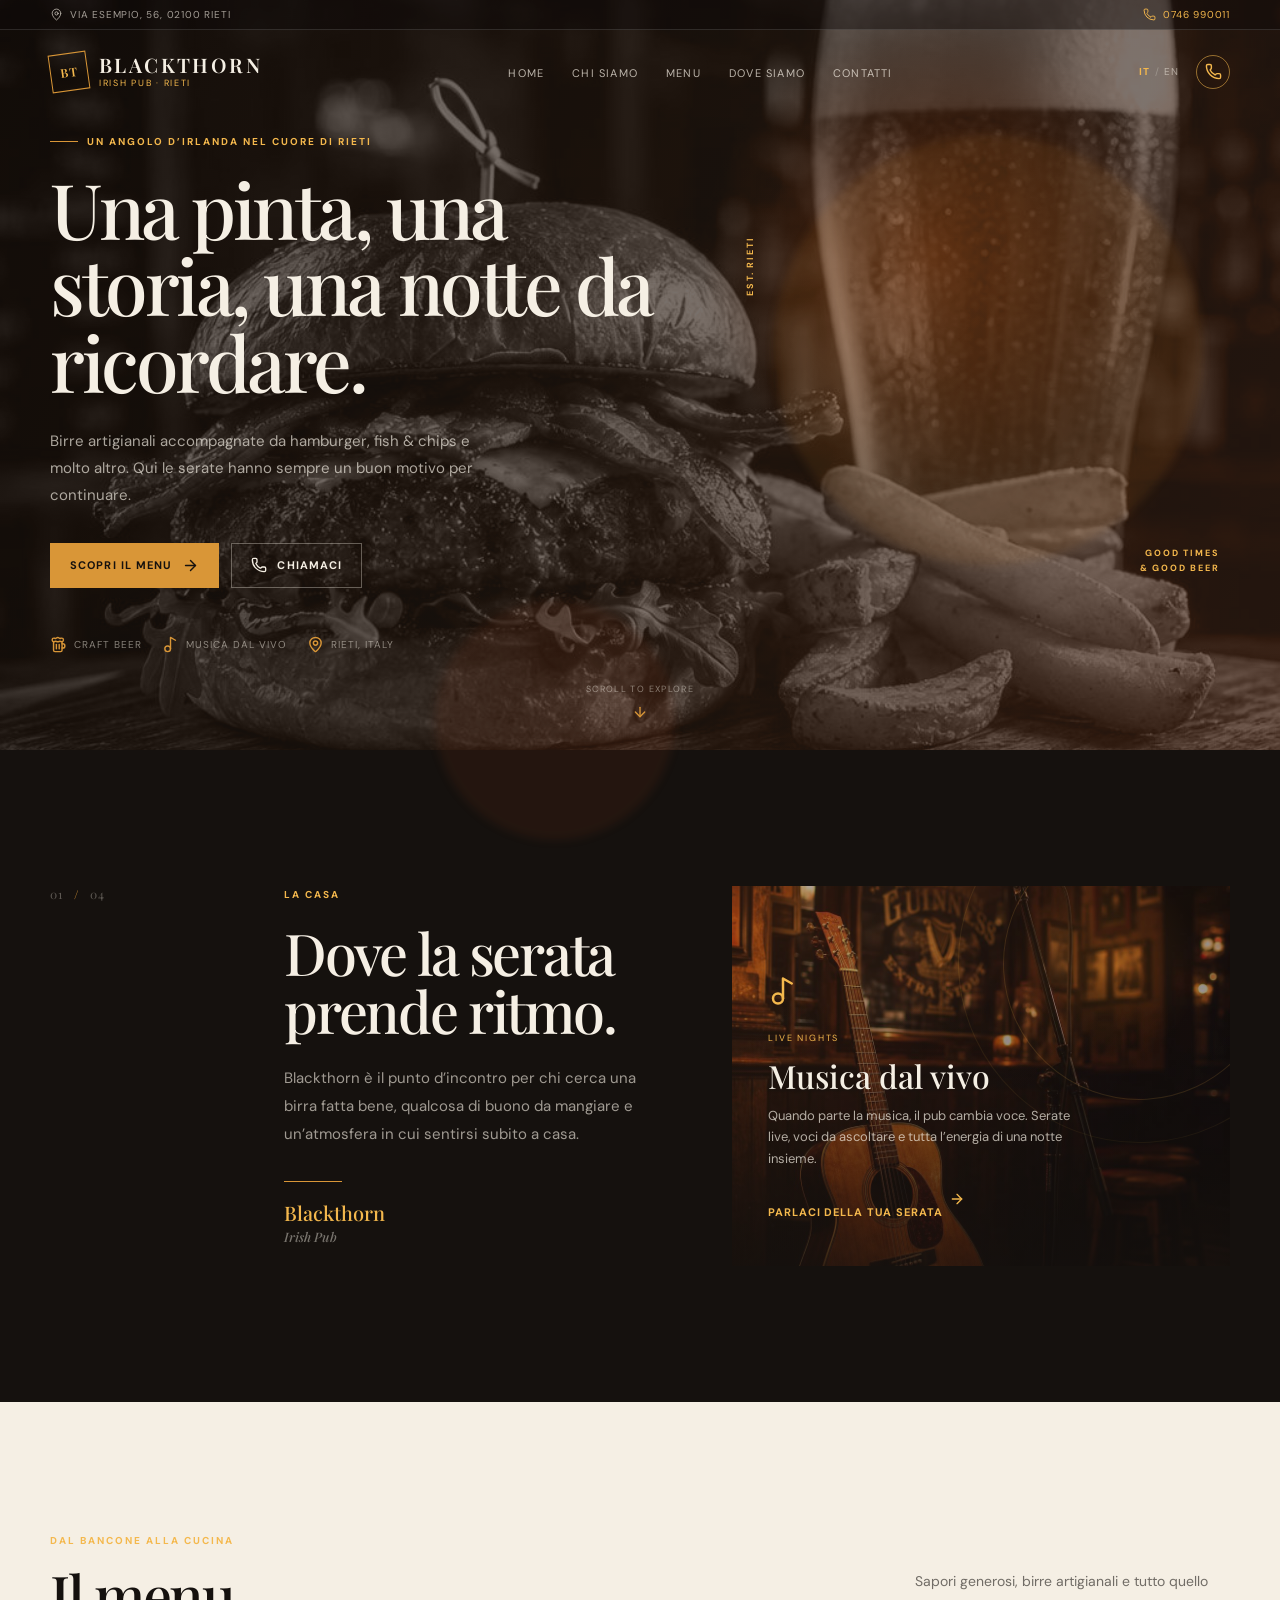
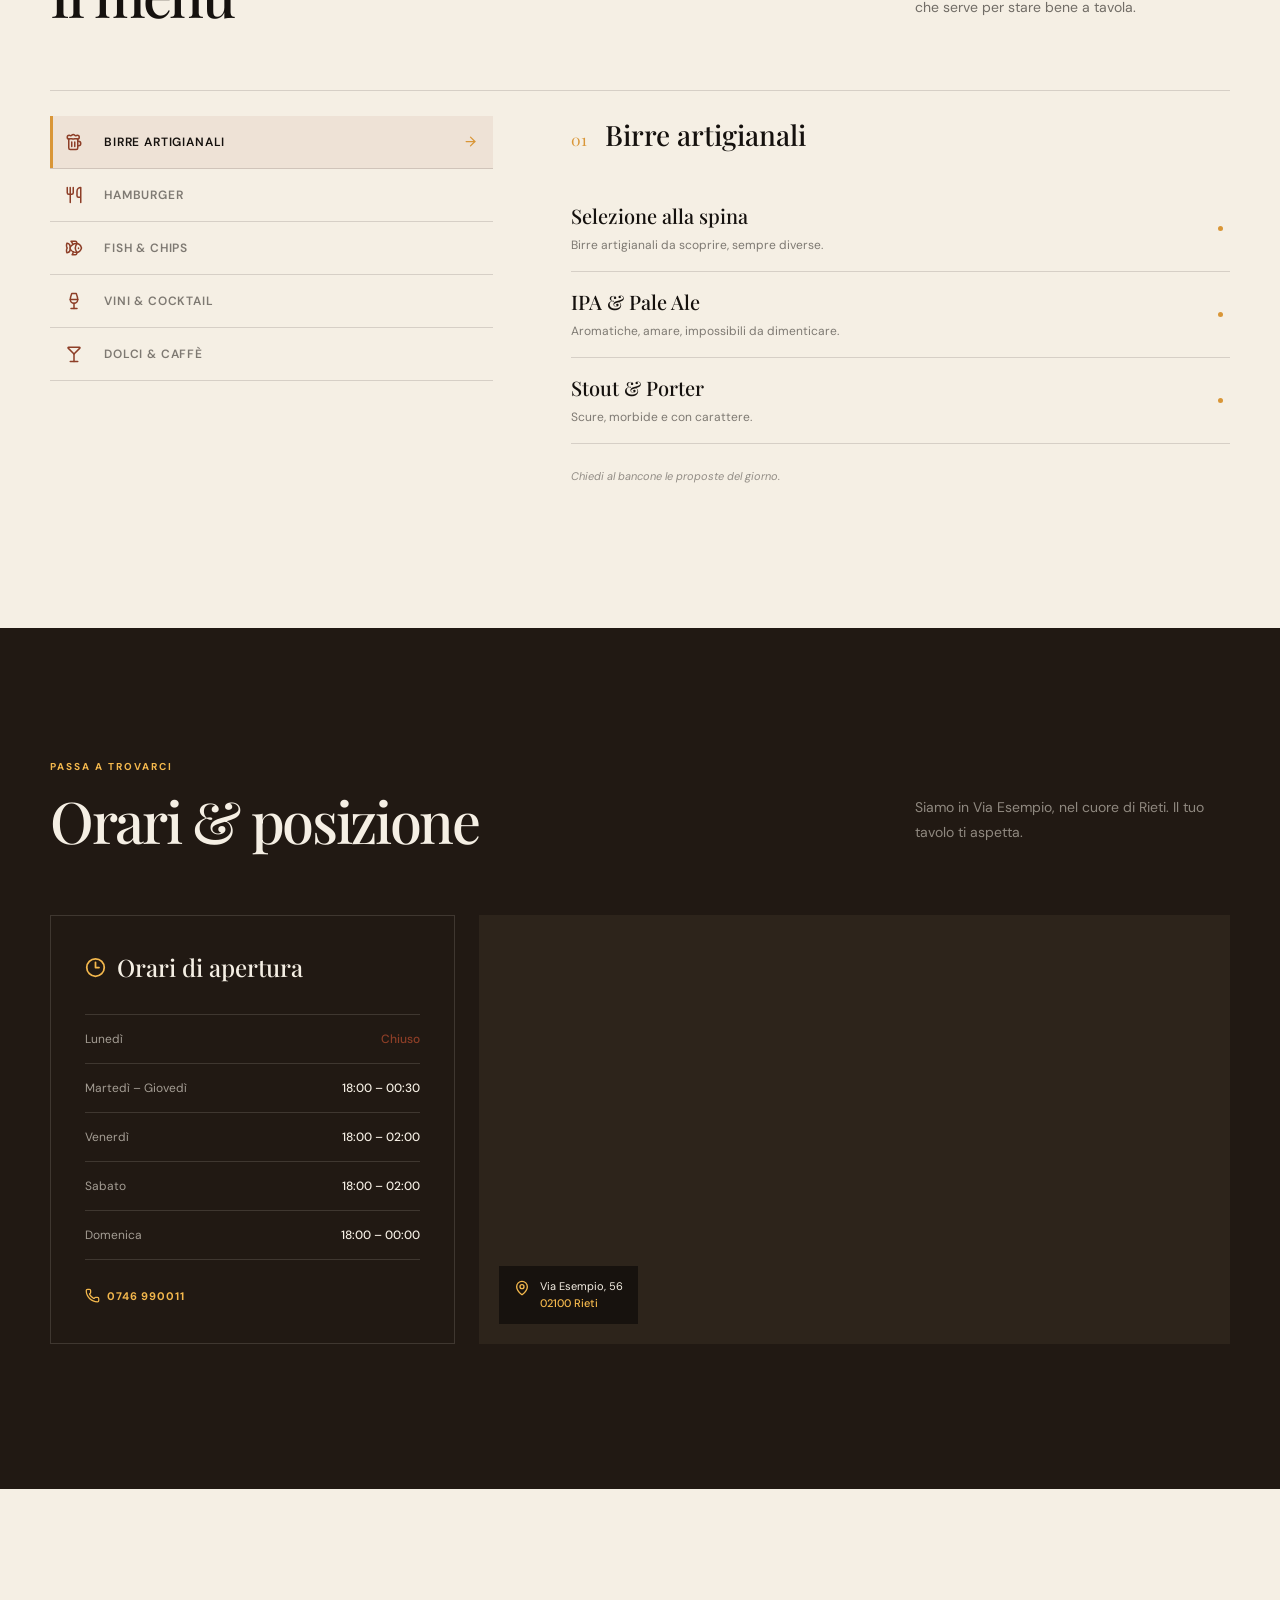
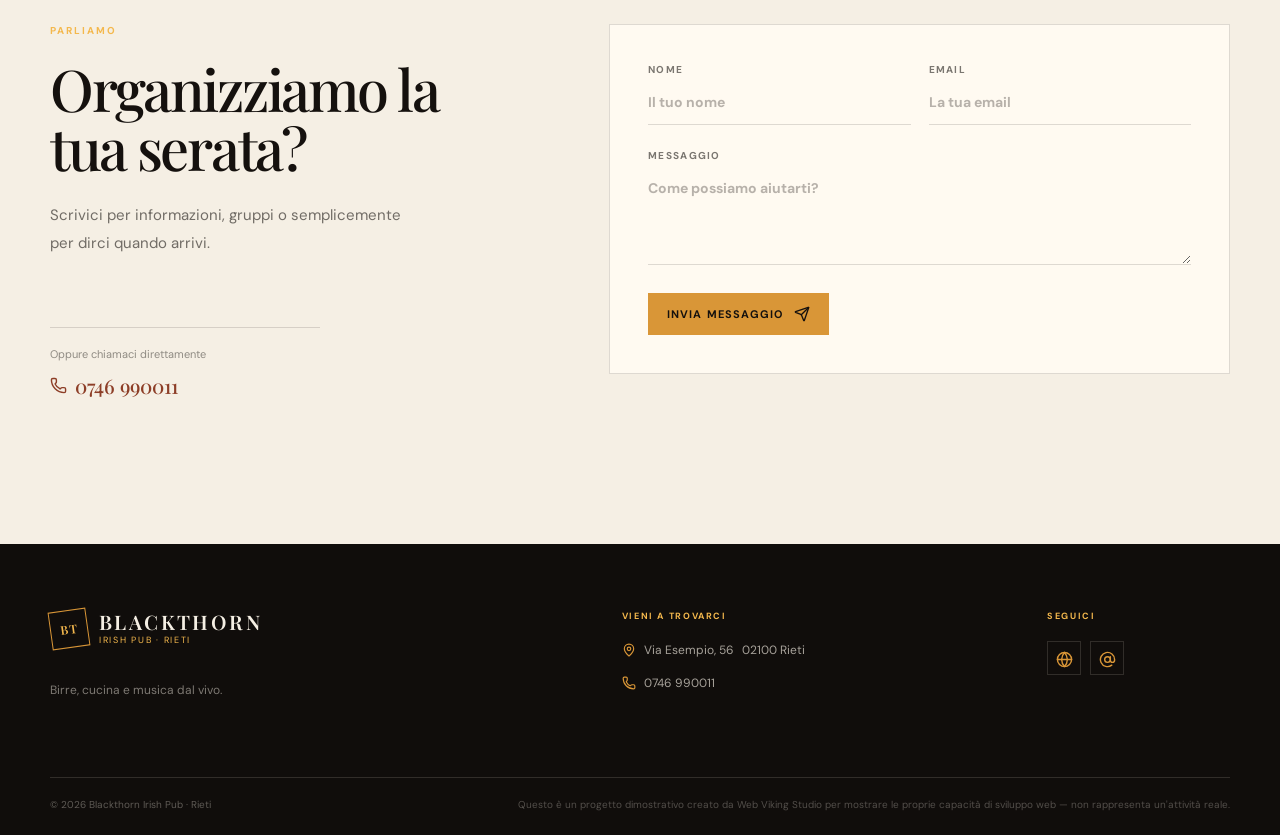
<file: index.html>
<!DOCTYPE html>
<html lang="it">
<head>
  <meta charset="UTF-8" />
  <meta name="viewport" content="width=device-width, initial-scale=1.0, maximum-scale=1" />
  <title>Blackthorn Irish Pub · Rieti</title>
  <meta name="description" content="Craft beers, burgers, fish &amp; chips and live music in the heart of Rieti. Blackthorn Irish Pub, Via Esempio, 56, 02100 Rieti." />
  <meta name="robots" content="noindex, nofollow" />
  <meta property="og:title" content="Blackthorn Irish Pub · Rieti" />
  <meta property="og:description" content="Craft beers, burgers, fish &amp; chips and live music in the heart of Rieti. Via Esempio, 56, 02100 Rieti." />
  <meta property="og:type" content="website" />
  <meta name="twitter:card" content="summary_large_image" />
  <meta name="twitter:title" content="Blackthorn Irish Pub · Rieti" />
  <meta name="twitter:description" content="Craft beers, burgers, fish &amp; chips and live music in the heart of Rieti. Via Esempio, 56, 02100 Rieti." />
  <link rel="icon" type="image/svg+xml" href="favicon.svg" />
  <link rel="preconnect" href="https://fonts.googleapis.com">
  <link rel="preconnect" href="https://fonts.gstatic.com" crossorigin>
  <link rel="stylesheet" href="style.css">
</head>
<body>
  <div class="pub-site">
    <header class="site-header">
      <div class="topbar">
        <div class="shell topbar-inner">
          <span class="topbar-location">
            <svg xmlns="http://www.w3.org/2000/svg" width="13" height="13" viewBox="0 0 24 24" fill="none" stroke="currentColor" stroke-width="1.8" stroke-linecap="round" stroke-linejoin="round"><path d="M20 10c0 4.993-5.539 10.193-7.399 11.799a1 1 0 0 1-1.202 0C9.539 20.193 4 14.993 4 10a8 8 0 0 1 16 0" /><circle cx="12" cy="10" r="3" /></svg>
            Via Esempio, 56, 02100 Rieti
          </span>
          <a class="topbar-phone" href="tel:0746990011">
            <svg xmlns="http://www.w3.org/2000/svg" width="13" height="13" viewBox="0 0 24 24" fill="none" stroke="currentColor" stroke-width="1.8" stroke-linecap="round" stroke-linejoin="round"><path d="M13.832 16.568a1 1 0 0 0 1.213-.303l.355-.465A2 2 0 0 1 17 15h3a2 2 0 0 1 2 2v3a2 2 0 0 1-2 2A18 18 0 0 1 2 4a2 2 0 0 1 2-2h3a2 2 0 0 1 2 2v3a2 2 0 0 1-.8 1.6l-.468.351a1 1 0 0 0-.292 1.233 14 14 0 0 0 6.392 6.384" /></svg>
            0746 990011
          </a>
        </div>
      </div>
      <div class="shell nav-inner">
        <a href="#home" class="brand">
          <span class="brand-mark" aria-hidden="true">BT</span>
          <span class="brand-copy">
            <span class="brand-name">BLACKTHORN</span>
            <span class="brand-subtitle">Irish Pub · Rieti</span>
          </span>
        </a>

        <nav class="main-nav" aria-label="Navigazione principale">
          <ul>
              <li><a href="#home">Home</a></li>
              <li><a href="#about">Chi Siamo</a></li>
              <li><a href="#menu">Menu</a></li>
              <li><a href="#location">Dove Siamo</a></li>
              <li><a href="#contact">Contatti</a></li>
          </ul>
        </nav>

        <div class="nav-actions">
          <a class="language-toggle" href="index-en.html" aria-label="Cambia lingua">
            <span class="active">IT</span>
            <span class="language-divider">/</span>
            <span class="">EN</span>
          </a>
          <a class="nav-call" href="tel:0746990011" aria-label="Chiama Blackthorn">
            <svg xmlns="http://www.w3.org/2000/svg" width="17" height="17" viewBox="0 0 24 24" fill="none" stroke="currentColor" stroke-width="2" stroke-linecap="round" stroke-linejoin="round"><path d="M13.832 16.568a1 1 0 0 0 1.213-.303l.355-.465A2 2 0 0 1 17 15h3a2 2 0 0 1 2 2v3a2 2 0 0 1-2 2A18 18 0 0 1 2 4a2 2 0 0 1 2-2h3a2 2 0 0 1 2 2v3a2 2 0 0 1-.8 1.6l-.468.351a1 1 0 0 0-.292 1.233 14 14 0 0 0 6.392 6.384" /></svg>
          </a>
          <button class="mobile-toggle" type="button" aria-expanded="false" aria-label="Apri menu" data-label-open="Apri menu" data-label-close="Chiudi menu">
            <svg class="icon-menu" xmlns="http://www.w3.org/2000/svg" width="22" height="22" viewBox="0 0 24 24" fill="none" stroke="currentColor" stroke-width="2" stroke-linecap="round" stroke-linejoin="round"><path d="M4 5h16" /><path d="M4 12h16" /><path d="M4 19h16" /></svg>
            <svg class="icon-close" xmlns="http://www.w3.org/2000/svg" width="22" height="22" viewBox="0 0 24 24" fill="none" stroke="currentColor" stroke-width="2" stroke-linecap="round" stroke-linejoin="round"><path d="M18 6 6 18" /><path d="m6 6 12 12" /></svg>
          </button>
        </div>
      </div>

      <div class="mobile-menu">
        <div class="shell mobile-menu-inner">
          <a href="tel:0746990011" class="mobile-phone"><svg xmlns="http://www.w3.org/2000/svg" width="16" height="16" viewBox="0 0 24 24" fill="none" stroke="currentColor" stroke-width="2" stroke-linecap="round" stroke-linejoin="round"><path d="M13.832 16.568a1 1 0 0 0 1.213-.303l.355-.465A2 2 0 0 1 17 15h3a2 2 0 0 1 2 2v3a2 2 0 0 1-2 2A18 18 0 0 1 2 4a2 2 0 0 1 2-2h3a2 2 0 0 1 2 2v3a2 2 0 0 1-.8 1.6l-.468.351a1 1 0 0 0-.292 1.233 14 14 0 0 0 6.392 6.384" /></svg> 0746 990011</a>
          <div class="mobile-socials">
            <a href="#" aria-label="Facebook placeholder"><svg xmlns="http://www.w3.org/2000/svg" width="17" height="17" viewBox="0 0 24 24" fill="none" stroke="currentColor" stroke-width="2" stroke-linecap="round" stroke-linejoin="round"><circle cx="12" cy="12" r="10" /><path d="M12 2a14.5 14.5 0 0 0 0 20 14.5 14.5 0 0 0 0-20" /><path d="M2 12h20" /></svg></a>
            <a href="#" aria-label="Instagram placeholder"><svg xmlns="http://www.w3.org/2000/svg" width="17" height="17" viewBox="0 0 24 24" fill="none" stroke="currentColor" stroke-width="2" stroke-linecap="round" stroke-linejoin="round"><circle cx="12" cy="12" r="4" /><path d="M16 8v5a3 3 0 0 0 6 0v-1a10 10 0 1 0-4 8" /></svg></a>
          </div>
        </div>
      </div>
    </header>

    <main>
      <section id="home" class="hero-section">
        <div class="hero-photo" style="background-image: url('images/burger-pint.jpg')"></div>
        <div class="hero-scrim"></div>
        <div class="hero-glow hero-glow-one"></div>
        <div class="hero-glow hero-glow-two"></div>
        <div class="shell hero-inner">
          <div class="hero-content">
            <p class="eyebrow hero-eyebrow"><span></span> Un angolo d’Irlanda nel cuore di Rieti</p>
            <h1>Una pinta, una storia, una notte da ricordare.</h1>
            <p class="hero-description">Birre artigianali accompagnate da hamburger, fish & chips e molto altro. Qui le serate hanno sempre un buon motivo per continuare.</p>
            <div class="hero-actions">
              <a class="button button-primary" href="#menu">Scopri il menu<svg xmlns="http://www.w3.org/2000/svg" width="17" height="17" viewBox="0 0 24 24" fill="none" stroke="currentColor" stroke-width="2" stroke-linecap="round" stroke-linejoin="round"><path d="M5 12h14" /><path d="m12 5 7 7-7 7" /></svg></a>
              <a class="button button-ghost" href="tel:0746990011"><svg xmlns="http://www.w3.org/2000/svg" width="16" height="16" viewBox="0 0 24 24" fill="none" stroke="currentColor" stroke-width="2" stroke-linecap="round" stroke-linejoin="round"><path d="M13.832 16.568a1 1 0 0 0 1.213-.303l.355-.465A2 2 0 0 1 17 15h3a2 2 0 0 1 2 2v3a2 2 0 0 1-2 2A18 18 0 0 1 2 4a2 2 0 0 1 2-2h3a2 2 0 0 1 2 2v3a2 2 0 0 1-.8 1.6l-.468.351a1 1 0 0 0-.292 1.233 14 14 0 0 0 6.392 6.384" /></svg> Chiamaci</a>
            </div>
            <div class="hero-details">
              <span><svg xmlns="http://www.w3.org/2000/svg" width="17" height="17" viewBox="0 0 24 24" fill="none" stroke="currentColor" stroke-width="2" stroke-linecap="round" stroke-linejoin="round"><path d="M17 11h1a3 3 0 0 1 0 6h-1" /><path d="M9 12v6" /><path d="M13 12v6" /><path d="M14 7.5c-1 0-1.44.5-3 .5s-2-.5-3-.5-1.72.5-2.5.5a2.5 2.5 0 0 1 0-5c.78 0 1.57.5 2.5.5S9.44 2 11 2s2 1.5 3 1.5 1.72-.5 2.5-.5a2.5 2.5 0 0 1 0 5c-.78 0-1.5-.5-2.5-.5Z" /><path d="M5 8v12a2 2 0 0 0 2 2h8a2 2 0 0 0 2-2V8" /></svg> Craft beer</span>
              <span><svg xmlns="http://www.w3.org/2000/svg" width="17" height="17" viewBox="0 0 24 24" fill="none" stroke="currentColor" stroke-width="2" stroke-linecap="round" stroke-linejoin="round"><circle cx="8" cy="18" r="4" /><path d="M12 18V2l7 4" /></svg> Musica dal vivo</span>
              <span><svg xmlns="http://www.w3.org/2000/svg" width="17" height="17" viewBox="0 0 24 24" fill="none" stroke="currentColor" stroke-width="2" stroke-linecap="round" stroke-linejoin="round"><path d="M20 10c0 4.993-5.539 10.193-7.399 11.799a1 1 0 0 1-1.202 0C9.539 20.193 4 14.993 4 10a8 8 0 0 1 16 0" /><circle cx="12" cy="10" r="3" /></svg> Rieti, Italy</span>
            </div>
          </div>
          <div class="hero-art" aria-label="Pinta di birra Blackthorn">
            <div class="hero-note note-one">EST. Rieti</div>
            <div class="hero-note note-two">GOOD TIMES<br />&amp; GOOD BEER</div>
          </div>
        </div>
        <a class="scroll-hint" href="#about" aria-label="Scorri alla sezione About"><span>Scroll to explore</span><svg xmlns="http://www.w3.org/2000/svg" width="16" height="16" viewBox="0 0 24 24" fill="none" stroke="currentColor" stroke-width="2" stroke-linecap="round" stroke-linejoin="round"><path d="M12 5v14" /><path d="m19 12-7 7-7-7" /></svg></a>
      </section>

      <section id="about" class="story-section section-dark">
        <div class="shell story-grid">
          <div class="section-number">01 <span>/</span> 04</div>
          <div class="story-copy">
            <p class="eyebrow">La casa</p>
            <h2>Dove la serata prende ritmo.</h2>
            <p class="lead">Blackthorn è il punto d’incontro per chi cerca una birra fatta bene, qualcosa di buono da mangiare e un’atmosfera in cui sentirsi subito a casa.</p>
            <div class="story-line"></div>
            <p class="story-signature">Blackthorn<br /><em>Irish Pub</em></p>
          </div>
          <div class="story-card">
            <div class="story-card-photo" style="background-image: url('images/live-music.jpg')"></div>
            <div class="story-card-shade"></div>
            <div class="story-card-content">
              <svg xmlns="http://www.w3.org/2000/svg" width="30" height="30" viewBox="0 0 24 24" fill="none" stroke="currentColor" stroke-width="2" stroke-linecap="round" stroke-linejoin="round"><circle cx="8" cy="18" r="4" /><path d="M12 18V2l7 4" /></svg>
              <span class="story-card-label">LIVE NIGHTS</span>
              <h3>Musica dal vivo</h3>
              <p>Quando parte la musica, il pub cambia voce. Serate live, voci da ascoltare e tutta l’energia di una notte insieme.</p>
              <a href="#contact">Parlaci della tua serata <svg xmlns="http://www.w3.org/2000/svg" width="16" height="16" viewBox="0 0 24 24" fill="none" stroke="currentColor" stroke-width="2" stroke-linecap="round" stroke-linejoin="round"><path d="M5 12h14" /><path d="m12 5 7 7-7 7" /></svg></a>
            </div>
          </div>
        </div>
      </section>

      <section id="menu" class="menu-section">
        <div class="shell">
          <div class="section-heading menu-heading">
            <div>
              <p class="eyebrow">Dal bancone alla cucina</p>
              <h2>Il menu</h2>
            </div>
            <p>Sapori generosi, birre artigianali e tutto quello che serve per stare bene a tavola.</p>
          </div>
          <div class="menu-layout">
            <div class="menu-tabs" role="tablist" aria-label="Categorie menu">
                <button type="button" role="tab" aria-selected="true" class="menu-tab active" data-index="0">
                  <svg xmlns="http://www.w3.org/2000/svg" width="18" height="18" viewBox="0 0 24 24" fill="none" stroke="currentColor" stroke-width="2" stroke-linecap="round" stroke-linejoin="round"><path d="M17 11h1a3 3 0 0 1 0 6h-1" /><path d="M9 12v6" /><path d="M13 12v6" /><path d="M14 7.5c-1 0-1.44.5-3 .5s-2-.5-3-.5-1.72.5-2.5.5a2.5 2.5 0 0 1 0-5c.78 0 1.57.5 2.5.5S9.44 2 11 2s2 1.5 3 1.5 1.72-.5 2.5-.5a2.5 2.5 0 0 1 0 5c-.78 0-1.5-.5-2.5-.5Z" /><path d="M5 8v12a2 2 0 0 0 2 2h8a2 2 0 0 0 2-2V8" /></svg>
                  <span>Birre artigianali</span>
                  <svg xmlns="http://www.w3.org/2000/svg" width="15" height="15" viewBox="0 0 24 24" fill="none" stroke="currentColor" stroke-width="2" stroke-linecap="round" stroke-linejoin="round"><path d="M5 12h14" /><path d="m12 5 7 7-7 7" /></svg>
                </button>
                <button type="button" role="tab" aria-selected="false" class="menu-tab" data-index="1">
                  <svg xmlns="http://www.w3.org/2000/svg" width="18" height="18" viewBox="0 0 24 24" fill="none" stroke="currentColor" stroke-width="2" stroke-linecap="round" stroke-linejoin="round"><path d="M3 2v7c0 1.1.9 2 2 2h4a2 2 0 0 0 2-2V2" /><path d="M7 2v20" /><path d="M21 15V2a5 5 0 0 0-5 5v6c0 1.1.9 2 2 2h3Zm0 0v7" /></svg>
                  <span>Hamburger</span>
                  <svg xmlns="http://www.w3.org/2000/svg" width="15" height="15" viewBox="0 0 24 24" fill="none" stroke="currentColor" stroke-width="2" stroke-linecap="round" stroke-linejoin="round"><path d="M5 12h14" /><path d="m12 5 7 7-7 7" /></svg>
                </button>
                <button type="button" role="tab" aria-selected="false" class="menu-tab" data-index="2">
                  <svg xmlns="http://www.w3.org/2000/svg" width="18" height="18" viewBox="0 0 24 24" fill="none" stroke="currentColor" stroke-width="2" stroke-linecap="round" stroke-linejoin="round"><path d="M6.5 12c.94-3.46 4.94-6 8.5-6 3.56 0 6.06 2.54 7 6-.94 3.47-3.44 6-7 6s-7.56-2.53-8.5-6Z" /><path d="M18 12v.5" /><path d="M16 17.93a9.77 9.77 0 0 1 0-11.86" /><path d="M7 10.67C7 8 5.58 5.97 2.73 5.5c-1 1.5-1 5 .23 6.5-1.24 1.5-1.24 5-.23 6.5C5.58 18.03 7 16 7 13.33" /><path d="M10.46 7.26C10.2 5.88 9.17 4.24 8 3h5.8a2 2 0 0 1 1.98 1.67l.23 1.4" /><path d="m16.01 17.93-.23 1.4A2 2 0 0 1 13.8 21H9.5a5.96 5.96 0 0 0 1.49-3.98" /></svg>
                  <span>Fish & chips</span>
                  <svg xmlns="http://www.w3.org/2000/svg" width="15" height="15" viewBox="0 0 24 24" fill="none" stroke="currentColor" stroke-width="2" stroke-linecap="round" stroke-linejoin="round"><path d="M5 12h14" /><path d="m12 5 7 7-7 7" /></svg>
                </button>
                <button type="button" role="tab" aria-selected="false" class="menu-tab" data-index="3">
                  <svg xmlns="http://www.w3.org/2000/svg" width="18" height="18" viewBox="0 0 24 24" fill="none" stroke="currentColor" stroke-width="2" stroke-linecap="round" stroke-linejoin="round"><path d="M8 22h8" /><path d="M7 10h10" /><path d="M12 15v7" /><path d="M12 15a5 5 0 0 0 5-5c0-2-.5-4-2-8H9c-1.5 4-2 6-2 8a5 5 0 0 0 5 5Z" /></svg>
                  <span>Vini & cocktail</span>
                  <svg xmlns="http://www.w3.org/2000/svg" width="15" height="15" viewBox="0 0 24 24" fill="none" stroke="currentColor" stroke-width="2" stroke-linecap="round" stroke-linejoin="round"><path d="M5 12h14" /><path d="m12 5 7 7-7 7" /></svg>
                </button>
                <button type="button" role="tab" aria-selected="false" class="menu-tab" data-index="4">
                  <svg xmlns="http://www.w3.org/2000/svg" width="18" height="18" viewBox="0 0 24 24" fill="none" stroke="currentColor" stroke-width="2" stroke-linecap="round" stroke-linejoin="round"><path d="M12 12 4.207 4.207A.707.707 0 0 1 4.707 3h14.586a.707.707 0 0 1 .5 1.207z" /><path d="M12 12v10" /><path d="M7 22h10" /></svg>
                  <span>Dolci & caffè</span>
                  <svg xmlns="http://www.w3.org/2000/svg" width="15" height="15" viewBox="0 0 24 24" fill="none" stroke="currentColor" stroke-width="2" stroke-linecap="round" stroke-linejoin="round"><path d="M5 12h14" /><path d="m12 5 7 7-7 7" /></svg>
                </button>
            </div>
            <div class="menu-items" role="tabpanel">
              <div class="menu-category-panel active" data-index="0">
                <div class="menu-items-heading">
                  <span>01</span>
                  <h3>Birre artigianali</h3>
                </div>
                  <div class="menu-item">
                    <div>
                      <h4>Selezione alla spina</h4>
                      <p>Birre artigianali da scoprire, sempre diverse.</p>
                    </div>
                    <span class="menu-dot"></span>
                  </div>
                  <div class="menu-item">
                    <div>
                      <h4>IPA & Pale Ale</h4>
                      <p>Aromatiche, amare, impossibili da dimenticare.</p>
                    </div>
                    <span class="menu-dot"></span>
                  </div>
                  <div class="menu-item">
                    <div>
                      <h4>Stout & Porter</h4>
                      <p>Scure, morbide e con carattere.</p>
                    </div>
                    <span class="menu-dot"></span>
                  </div>
                <div class="menu-footnote">Chiedi al bancone le proposte del giorno.</div>
              </div>
              <div class="menu-category-panel" data-index="1">
                <div class="menu-items-heading">
                  <span>02</span>
                  <h3>Hamburger</h3>
                </div>
                  <div class="menu-item">
                    <div>
                      <h4>Il Classico</h4>
                      <p>Un grande morso, il compagno perfetto per la tua pinta.</p>
                    </div>
                    <span class="menu-dot"></span>
                  </div>
                  <div class="menu-item">
                    <div>
                      <h4>Il Rock</h4>
                      <p>Sapori decisi e ingredienti scelti per chi osa.</p>
                    </div>
                    <span class="menu-dot"></span>
                  </div>
                  <div class="menu-item">
                    <div>
                      <h4>Veggie</h4>
                      <p>Tutto il gusto, in una versione vegetale.</p>
                    </div>
                    <span class="menu-dot"></span>
                  </div>
                <div class="menu-footnote">Chiedi al bancone le proposte del giorno.</div>
              </div>
              <div class="menu-category-panel" data-index="2">
                <div class="menu-items-heading">
                  <span>03</span>
                  <h3>Fish & chips</h3>
                </div>
                  <div class="menu-item">
                    <div>
                      <h4>Fish & Chips</h4>
                      <p>Croccante fuori, morbido dentro. Una certezza.</p>
                    </div>
                    <span class="menu-dot"></span>
                  </div>
                  <div class="menu-item">
                    <div>
                      <h4>Patate & salse</h4>
                      <p>Da condividere o tenere tutte per te.</p>
                    </div>
                    <span class="menu-dot"></span>
                  </div>
                <div class="menu-footnote">Chiedi al bancone le proposte del giorno.</div>
              </div>
              <div class="menu-category-panel" data-index="3">
                <div class="menu-items-heading">
                  <span>04</span>
                  <h3>Vini & cocktail</h3>
                </div>
                  <div class="menu-item">
                    <div>
                      <h4>Calici selezionati</h4>
                      <p>Bianchi, rossi e bollicine per cambiare ritmo.</p>
                    </div>
                    <span class="menu-dot"></span>
                  </div>
                  <div class="menu-item">
                    <div>
                      <h4>Cocktail della casa</h4>
                      <p>Classici e twist da sorseggiare senza fretta.</p>
                    </div>
                    <span class="menu-dot"></span>
                  </div>
                <div class="menu-footnote">Chiedi al bancone le proposte del giorno.</div>
              </div>
              <div class="menu-category-panel" data-index="4">
                <div class="menu-items-heading">
                  <span>05</span>
                  <h3>Dolci & caffè</h3>
                </div>
                  <div class="menu-item">
                    <div>
                      <h4>Finale dolce</h4>
                      <p>Il modo migliore per chiudere la serata.</p>
                    </div>
                    <span class="menu-dot"></span>
                  </div>
                  <div class="menu-item">
                    <div>
                      <h4>Caffè</h4>
                      <p>Un ultimo espresso, prima di tornare nella notte.</p>
                    </div>
                    <span class="menu-dot"></span>
                  </div>
                <div class="menu-footnote">Chiedi al bancone le proposte del giorno.</div>
              </div>
            </div>
          </div>
        </div>
      </section>

      <section id="location" class="location-section section-dark">
        <div class="shell">
          <div class="section-heading location-heading">
            <div>
              <p class="eyebrow">Passa a trovarci</p>
              <h2>Orari & posizione</h2>
            </div>
            <p>Siamo in Via Esempio, nel cuore di Rieti. Il tuo tavolo ti aspetta.</p>
          </div>
          <div class="location-grid">
            <div class="hours-card">
              <div class="card-heading"><svg xmlns="http://www.w3.org/2000/svg" width="21" height="21" viewBox="0 0 24 24" fill="none" stroke="currentColor" stroke-width="2" stroke-linecap="round" stroke-linejoin="round"><circle cx="12" cy="12" r="10" /><path d="M12 6v6h4" /></svg><h3>Orari di apertura</h3></div>
              <div class="hours-list">
                  <div class="hours-row">
                    <span>Lunedì</span>
                    <strong>Chiuso</strong>
                  </div>
                  <div class="hours-row">
                    <span>Martedì – Giovedì</span>
                    <strong>18:00 – 00:30</strong>
                  </div>
                  <div class="hours-row">
                    <span>Venerdì</span>
                    <strong>18:00 – 02:00</strong>
                  </div>
                  <div class="hours-row">
                    <span>Sabato</span>
                    <strong>18:00 – 02:00</strong>
                  </div>
                  <div class="hours-row">
                    <span>Domenica</span>
                    <strong>18:00 – 00:00</strong>
                  </div>
              </div>
              <a class="text-link" href="tel:0746990011"><svg xmlns="http://www.w3.org/2000/svg" width="15" height="15" viewBox="0 0 24 24" fill="none" stroke="currentColor" stroke-width="2" stroke-linecap="round" stroke-linejoin="round"><path d="M13.832 16.568a1 1 0 0 0 1.213-.303l.355-.465A2 2 0 0 1 17 15h3a2 2 0 0 1 2 2v3a2 2 0 0 1-2 2A18 18 0 0 1 2 4a2 2 0 0 1 2-2h3a2 2 0 0 1 2 2v3a2 2 0 0 1-.8 1.6l-.468.351a1 1 0 0 0-.292 1.233 14 14 0 0 0 6.392 6.384" /></svg> 0746 990011</a>
            </div>
            <div class="map-card">
              <iframe title="Mappa Blackthorn Irish Pub" src="https://www.google.com/maps?q=Rieti,+Italy&output=embed" loading="lazy" referrerpolicy="no-referrer-when-downgrade"></iframe>
              <div class="map-caption"><svg xmlns="http://www.w3.org/2000/svg" width="16" height="16" viewBox="0 0 24 24" fill="none" stroke="currentColor" stroke-width="2" stroke-linecap="round" stroke-linejoin="round"><path d="M20 10c0 4.993-5.539 10.193-7.399 11.799a1 1 0 0 1-1.202 0C9.539 20.193 4 14.993 4 10a8 8 0 0 1 16 0" /><circle cx="12" cy="10" r="3" /></svg><span>Via Esempio, 56<br /><strong>02100 Rieti</strong></span></div>
            </div>
          </div>
        </div>
      </section>

      <section id="contact" class="contact-section">
        <div class="shell contact-grid">
          <div class="contact-intro">
            <p class="eyebrow">Parliamo</p>
            <h2>Organizziamo la tua serata?</h2>
            <p class="lead">Scrivici per informazioni, gruppi o semplicemente per dirci quando arrivi.</p>
            <div class="contact-direct">
              <span>Oppure chiamaci direttamente</span>
              <a href="tel:0746990011"><svg xmlns="http://www.w3.org/2000/svg" width="17" height="17" viewBox="0 0 24 24" fill="none" stroke="currentColor" stroke-width="2" stroke-linecap="round" stroke-linejoin="round"><path d="M13.832 16.568a1 1 0 0 0 1.213-.303l.355-.465A2 2 0 0 1 17 15h3a2 2 0 0 1 2 2v3a2 2 0 0 1-2 2A18 18 0 0 1 2 4a2 2 0 0 1 2-2h3a2 2 0 0 1 2 2v3a2 2 0 0 1-.8 1.6l-.468.351a1 1 0 0 0-.292 1.233 14 14 0 0 0 6.392 6.384" /></svg> 0746 990011</a>
            </div>
          </div>
          <div class="contact-form-wrap">
            <form class="contact-form" id="contactForm">
              <div class="form-row">
                <label>Nome<input name="name" required placeholder="Il tuo nome"></label>
                <label>Email<input name="email" type="email" required placeholder="La tua email"></label>
              </div>
              <label>Messaggio<textarea name="message" required rows="4" placeholder="Come possiamo aiutarti?"></textarea></label>
              <button type="submit" class="button button-primary form-submit">Invia messaggio <svg xmlns="http://www.w3.org/2000/svg" width="16" height="16" viewBox="0 0 24 24" fill="none" stroke="currentColor" stroke-width="2" stroke-linecap="round" stroke-linejoin="round"><path d="M14.536 21.686a.5.5 0 0 0 .937-.024l6.5-19a.496.496 0 0 0-.635-.635l-19 6.5a.5.5 0 0 0-.024.937l7.93 3.18a2 2 0 0 1 1.112 1.11z" /><path d="m21.854 2.147-10.94 10.939" /></svg></button>
            </form>
            <div class="success-state" id="successState">
              <div class="success-icon"><svg xmlns="http://www.w3.org/2000/svg" width="25" height="25" viewBox="0 0 24 24" fill="none" stroke="currentColor" stroke-width="2" stroke-linecap="round" stroke-linejoin="round"><path d="M20 6 9 17l-5-5" /></svg></div>
              <p class="eyebrow">Ricevuto</p>
              <h3>Grazie per averci scritto.</h3>
              <p>Ti risponderemo presto. Nel frattempo, scegli una buona birra.</p>
              <button type="button" class="text-link button-reset" id="sendAnother">Invia un altro messaggio</button>
            </div>
          </div>
        </div>
      </section>
    </main>

    <footer class="site-footer">
      <div class="shell footer-main">
        <div class="footer-brand">
          <a href="#home" class="brand">
            <span class="brand-mark" aria-hidden="true">BT</span>
            <span class="brand-copy"><span class="brand-name">BLACKTHORN</span><span class="brand-subtitle">Irish Pub · Rieti</span></span>
          </a>
          <p>Birre, cucina e musica dal vivo.</p>
        </div>
        <div class="footer-column">
          <span class="footer-label">Vieni a trovarci</span>
          <a href="#location"><svg xmlns="http://www.w3.org/2000/svg" width="14" height="14" viewBox="0 0 24 24" fill="none" stroke="currentColor" stroke-width="2" stroke-linecap="round" stroke-linejoin="round"><path d="M20 10c0 4.993-5.539 10.193-7.399 11.799a1 1 0 0 1-1.202 0C9.539 20.193 4 14.993 4 10a8 8 0 0 1 16 0" /><circle cx="12" cy="10" r="3" /></svg> Via Esempio, 56<br /><span>02100 Rieti</span></a>
          <a href="tel:0746990011"><svg xmlns="http://www.w3.org/2000/svg" width="14" height="14" viewBox="0 0 24 24" fill="none" stroke="currentColor" stroke-width="2" stroke-linecap="round" stroke-linejoin="round"><path d="M13.832 16.568a1 1 0 0 0 1.213-.303l.355-.465A2 2 0 0 1 17 15h3a2 2 0 0 1 2 2v3a2 2 0 0 1-2 2A18 18 0 0 1 2 4a2 2 0 0 1 2-2h3a2 2 0 0 1 2 2v3a2 2 0 0 1-.8 1.6l-.468.351a1 1 0 0 0-.292 1.233 14 14 0 0 0 6.392 6.384" /></svg> 0746 990011</a>
        </div>
        <div class="footer-column">
          <span class="footer-label">Seguici</span>
          <div class="footer-socials">
            <a href="#" aria-label="Facebook placeholder"><svg xmlns="http://www.w3.org/2000/svg" width="17" height="17" viewBox="0 0 24 24" fill="none" stroke="currentColor" stroke-width="2" stroke-linecap="round" stroke-linejoin="round"><circle cx="12" cy="12" r="10" /><path d="M12 2a14.5 14.5 0 0 0 0 20 14.5 14.5 0 0 0 0-20" /><path d="M2 12h20" /></svg></a>
            <a href="#" aria-label="Instagram placeholder"><svg xmlns="http://www.w3.org/2000/svg" width="17" height="17" viewBox="0 0 24 24" fill="none" stroke="currentColor" stroke-width="2" stroke-linecap="round" stroke-linejoin="round"><circle cx="12" cy="12" r="4" /><path d="M16 8v5a3 3 0 0 0 6 0v-1a10 10 0 1 0-4 8" /></svg></a>
          </div>
        </div>
      </div>
      <div class="shell footer-bottom">
        <span>© 2026 Blackthorn Irish Pub · Rieti</span>
        <span class="concept-note">Questo è un progetto dimostrativo creato da Web Viking Studio per mostrare le proprie capacità di sviluppo web — non rappresenta un'attività reale.</span>
      </div>
    </footer>
  </div>
  <script src="script.js"></script>
</body>
</html>
</file>
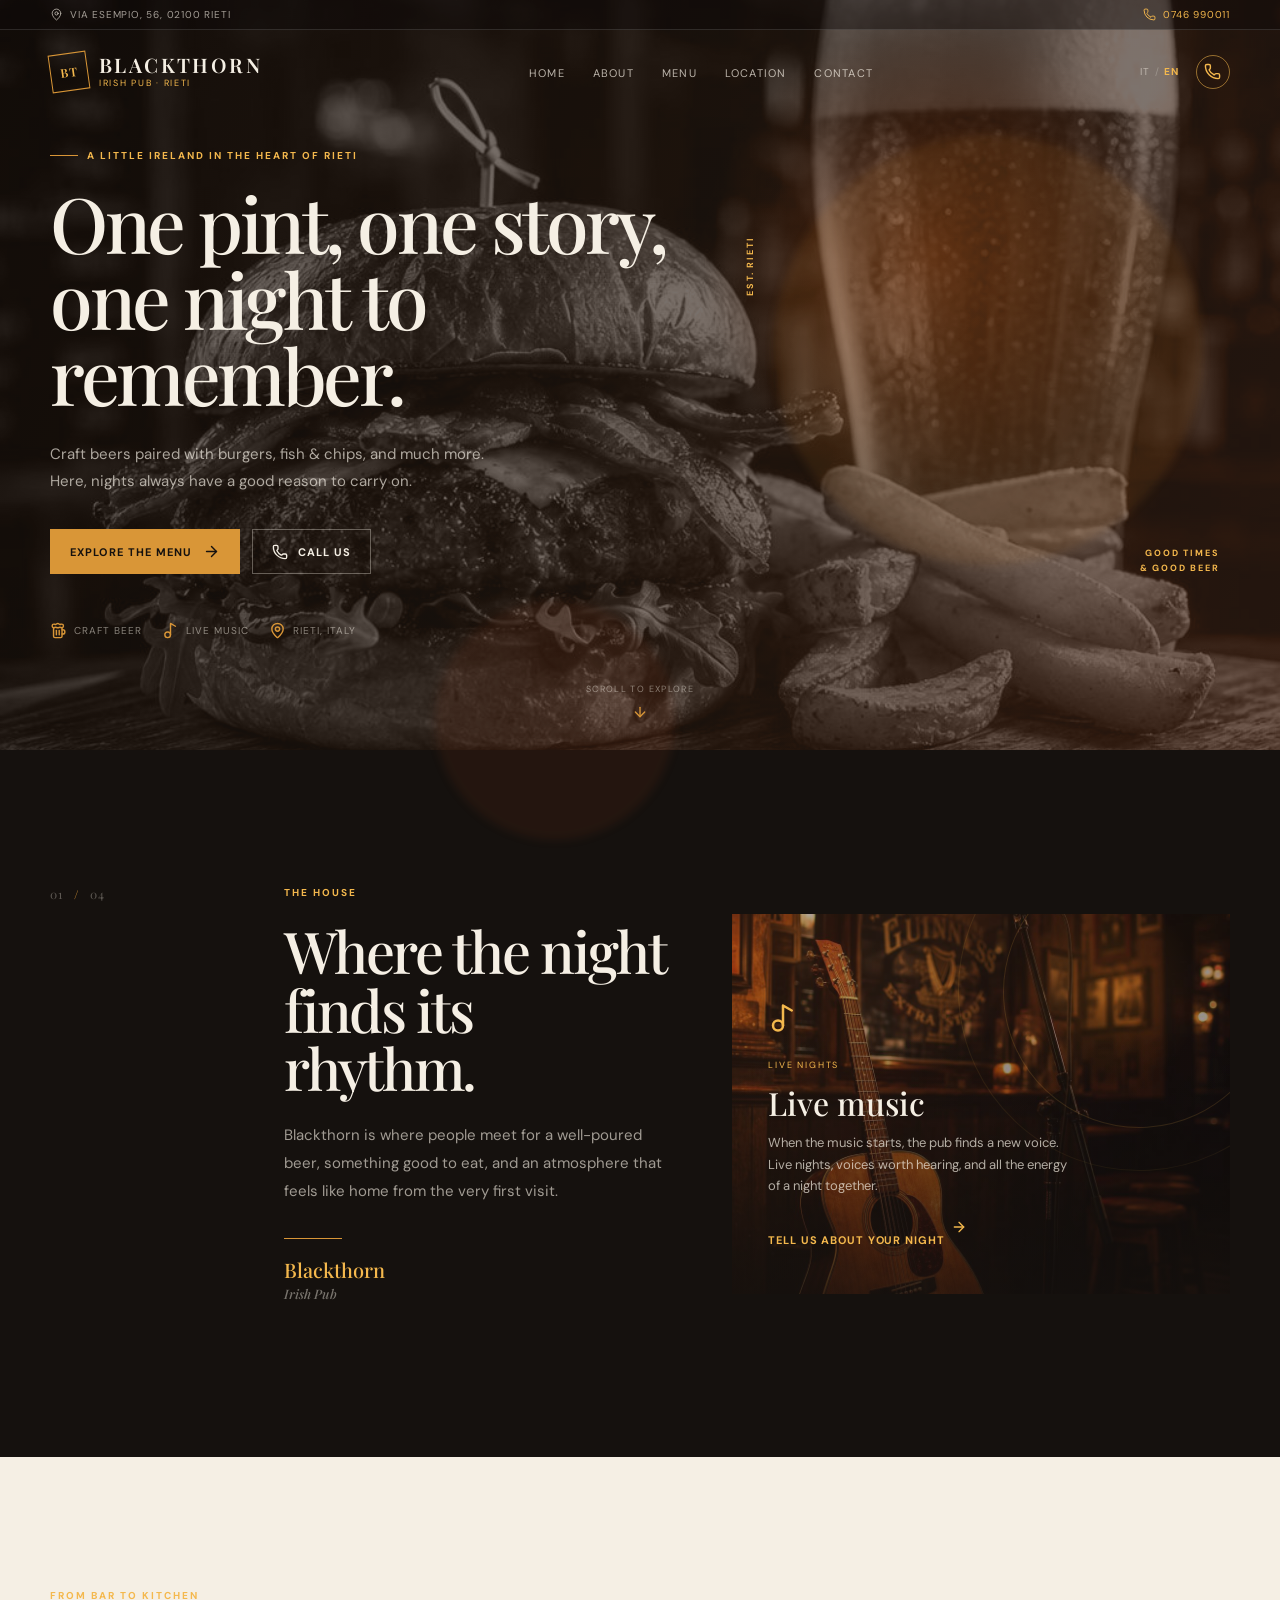
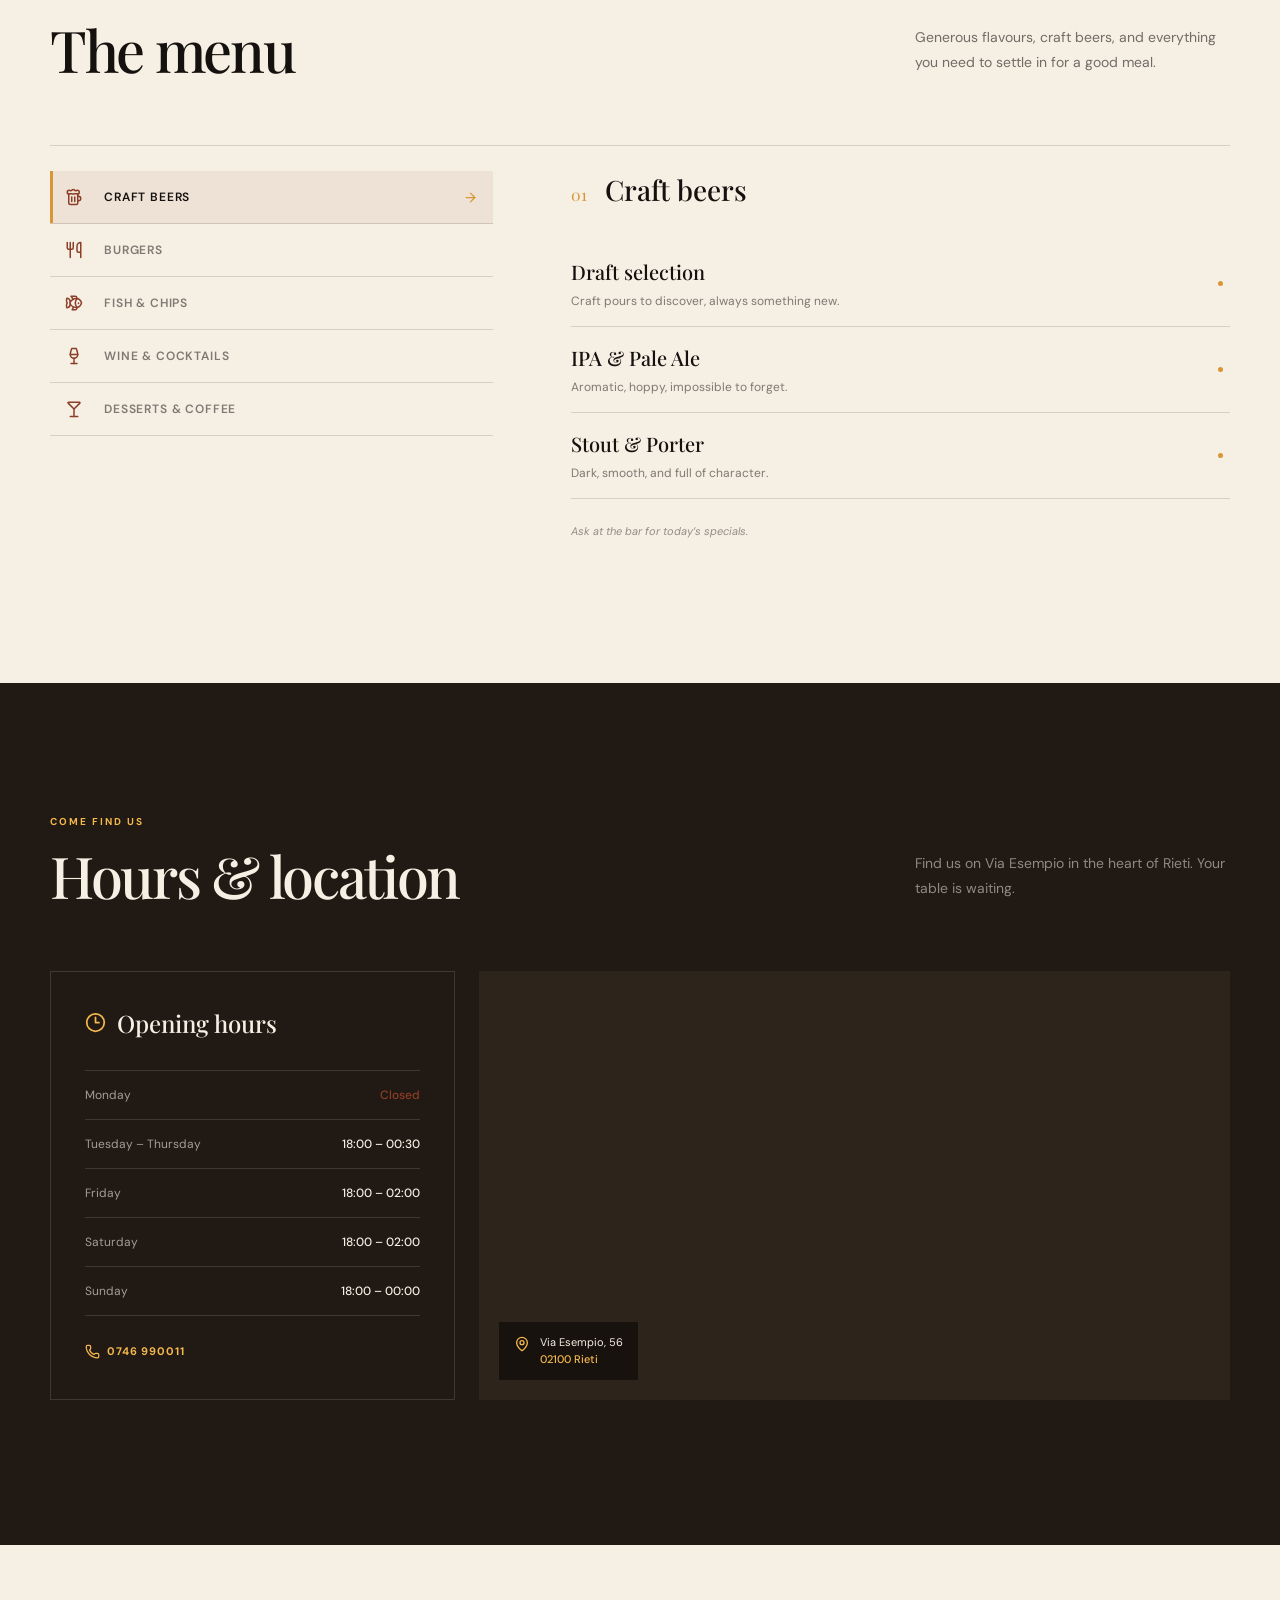
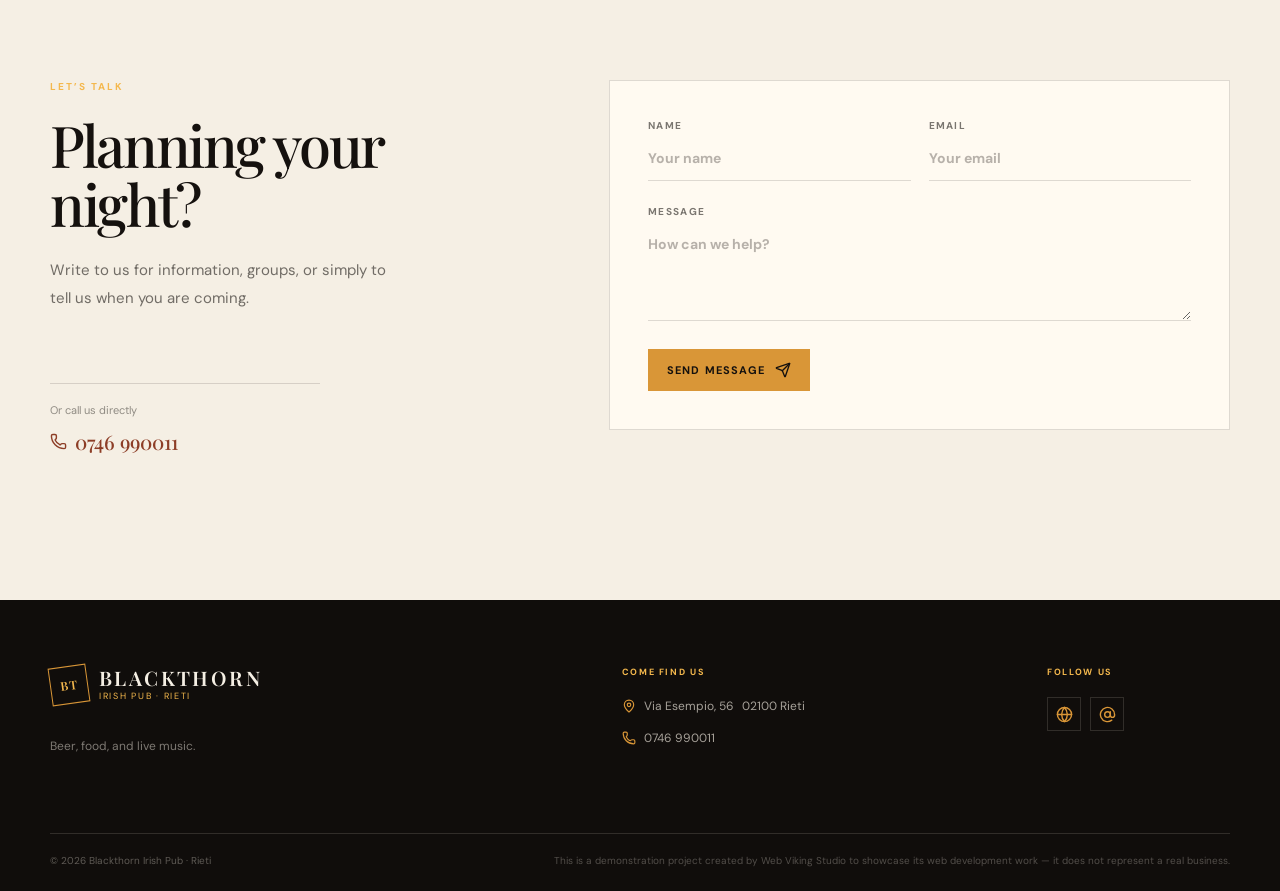
<file: index-en.html>
<!DOCTYPE html>
<html lang="en">
<head>
  <meta charset="UTF-8" />
  <meta name="viewport" content="width=device-width, initial-scale=1.0, maximum-scale=1" />
  <title>Blackthorn Irish Pub · Rieti</title>
  <meta name="description" content="Craft beers, burgers, fish &amp; chips and live music in the heart of Rieti. Blackthorn Irish Pub, Via Esempio, 56, 02100 Rieti." />
  <meta name="robots" content="noindex, nofollow" />
  <meta property="og:title" content="Blackthorn Irish Pub · Rieti" />
  <meta property="og:description" content="Craft beers, burgers, fish &amp; chips and live music in the heart of Rieti. Via Esempio, 56, 02100 Rieti." />
  <meta property="og:type" content="website" />
  <meta name="twitter:card" content="summary_large_image" />
  <meta name="twitter:title" content="Blackthorn Irish Pub · Rieti" />
  <meta name="twitter:description" content="Craft beers, burgers, fish &amp; chips and live music in the heart of Rieti. Via Esempio, 56, 02100 Rieti." />
  <link rel="icon" type="image/svg+xml" href="favicon.svg" />
  <link rel="preconnect" href="https://fonts.googleapis.com">
  <link rel="preconnect" href="https://fonts.gstatic.com" crossorigin>
  <link rel="stylesheet" href="style.css">
</head>
<body>
  <div class="pub-site">
    <header class="site-header">
      <div class="topbar">
        <div class="shell topbar-inner">
          <span class="topbar-location">
            <svg xmlns="http://www.w3.org/2000/svg" width="13" height="13" viewBox="0 0 24 24" fill="none" stroke="currentColor" stroke-width="1.8" stroke-linecap="round" stroke-linejoin="round"><path d="M20 10c0 4.993-5.539 10.193-7.399 11.799a1 1 0 0 1-1.202 0C9.539 20.193 4 14.993 4 10a8 8 0 0 1 16 0" /><circle cx="12" cy="10" r="3" /></svg>
            Via Esempio, 56, 02100 Rieti
          </span>
          <a class="topbar-phone" href="tel:0746990011">
            <svg xmlns="http://www.w3.org/2000/svg" width="13" height="13" viewBox="0 0 24 24" fill="none" stroke="currentColor" stroke-width="1.8" stroke-linecap="round" stroke-linejoin="round"><path d="M13.832 16.568a1 1 0 0 0 1.213-.303l.355-.465A2 2 0 0 1 17 15h3a2 2 0 0 1 2 2v3a2 2 0 0 1-2 2A18 18 0 0 1 2 4a2 2 0 0 1 2-2h3a2 2 0 0 1 2 2v3a2 2 0 0 1-.8 1.6l-.468.351a1 1 0 0 0-.292 1.233 14 14 0 0 0 6.392 6.384" /></svg>
            0746 990011
          </a>
        </div>
      </div>
      <div class="shell nav-inner">
        <a href="#home" class="brand">
          <span class="brand-mark" aria-hidden="true">BT</span>
          <span class="brand-copy">
            <span class="brand-name">BLACKTHORN</span>
            <span class="brand-subtitle">Irish Pub · Rieti</span>
          </span>
        </a>

        <nav class="main-nav" aria-label="Navigazione principale">
          <ul>
              <li><a href="#home">Home</a></li>
              <li><a href="#about">About</a></li>
              <li><a href="#menu">Menu</a></li>
              <li><a href="#location">Location</a></li>
              <li><a href="#contact">Contact</a></li>
          </ul>
        </nav>

        <div class="nav-actions">
          <a class="language-toggle" href="index.html" aria-label="Cambia lingua">
            <span class="">IT</span>
            <span class="language-divider">/</span>
            <span class="active">EN</span>
          </a>
          <a class="nav-call" href="tel:0746990011" aria-label="Call Blackthorn">
            <svg xmlns="http://www.w3.org/2000/svg" width="17" height="17" viewBox="0 0 24 24" fill="none" stroke="currentColor" stroke-width="2" stroke-linecap="round" stroke-linejoin="round"><path d="M13.832 16.568a1 1 0 0 0 1.213-.303l.355-.465A2 2 0 0 1 17 15h3a2 2 0 0 1 2 2v3a2 2 0 0 1-2 2A18 18 0 0 1 2 4a2 2 0 0 1 2-2h3a2 2 0 0 1 2 2v3a2 2 0 0 1-.8 1.6l-.468.351a1 1 0 0 0-.292 1.233 14 14 0 0 0 6.392 6.384" /></svg>
          </a>
          <button class="mobile-toggle" type="button" aria-expanded="false" aria-label="Open menu" data-label-open="Open menu" data-label-close="Close menu">
            <svg class="icon-menu" xmlns="http://www.w3.org/2000/svg" width="22" height="22" viewBox="0 0 24 24" fill="none" stroke="currentColor" stroke-width="2" stroke-linecap="round" stroke-linejoin="round"><path d="M4 5h16" /><path d="M4 12h16" /><path d="M4 19h16" /></svg>
            <svg class="icon-close" xmlns="http://www.w3.org/2000/svg" width="22" height="22" viewBox="0 0 24 24" fill="none" stroke="currentColor" stroke-width="2" stroke-linecap="round" stroke-linejoin="round"><path d="M18 6 6 18" /><path d="m6 6 12 12" /></svg>
          </button>
        </div>
      </div>

      <div class="mobile-menu">
        <div class="shell mobile-menu-inner">
          <a href="tel:0746990011" class="mobile-phone"><svg xmlns="http://www.w3.org/2000/svg" width="16" height="16" viewBox="0 0 24 24" fill="none" stroke="currentColor" stroke-width="2" stroke-linecap="round" stroke-linejoin="round"><path d="M13.832 16.568a1 1 0 0 0 1.213-.303l.355-.465A2 2 0 0 1 17 15h3a2 2 0 0 1 2 2v3a2 2 0 0 1-2 2A18 18 0 0 1 2 4a2 2 0 0 1 2-2h3a2 2 0 0 1 2 2v3a2 2 0 0 1-.8 1.6l-.468.351a1 1 0 0 0-.292 1.233 14 14 0 0 0 6.392 6.384" /></svg> 0746 990011</a>
          <div class="mobile-socials">
            <a href="#" aria-label="Facebook placeholder"><svg xmlns="http://www.w3.org/2000/svg" width="17" height="17" viewBox="0 0 24 24" fill="none" stroke="currentColor" stroke-width="2" stroke-linecap="round" stroke-linejoin="round"><circle cx="12" cy="12" r="10" /><path d="M12 2a14.5 14.5 0 0 0 0 20 14.5 14.5 0 0 0 0-20" /><path d="M2 12h20" /></svg></a>
            <a href="#" aria-label="Instagram placeholder"><svg xmlns="http://www.w3.org/2000/svg" width="17" height="17" viewBox="0 0 24 24" fill="none" stroke="currentColor" stroke-width="2" stroke-linecap="round" stroke-linejoin="round"><circle cx="12" cy="12" r="4" /><path d="M16 8v5a3 3 0 0 0 6 0v-1a10 10 0 1 0-4 8" /></svg></a>
          </div>
        </div>
      </div>
    </header>

    <main>
      <section id="home" class="hero-section">
        <div class="hero-photo" style="background-image: url('images/burger-pint.jpg')"></div>
        <div class="hero-scrim"></div>
        <div class="hero-glow hero-glow-one"></div>
        <div class="hero-glow hero-glow-two"></div>
        <div class="shell hero-inner">
          <div class="hero-content">
            <p class="eyebrow hero-eyebrow"><span></span> A little Ireland in the heart of Rieti</p>
            <h1>One pint, one story, one night to remember.</h1>
            <p class="hero-description">Craft beers paired with burgers, fish & chips, and much more. Here, nights always have a good reason to carry on.</p>
            <div class="hero-actions">
              <a class="button button-primary" href="#menu">Explore the menu<svg xmlns="http://www.w3.org/2000/svg" width="17" height="17" viewBox="0 0 24 24" fill="none" stroke="currentColor" stroke-width="2" stroke-linecap="round" stroke-linejoin="round"><path d="M5 12h14" /><path d="m12 5 7 7-7 7" /></svg></a>
              <a class="button button-ghost" href="tel:0746990011"><svg xmlns="http://www.w3.org/2000/svg" width="16" height="16" viewBox="0 0 24 24" fill="none" stroke="currentColor" stroke-width="2" stroke-linecap="round" stroke-linejoin="round"><path d="M13.832 16.568a1 1 0 0 0 1.213-.303l.355-.465A2 2 0 0 1 17 15h3a2 2 0 0 1 2 2v3a2 2 0 0 1-2 2A18 18 0 0 1 2 4a2 2 0 0 1 2-2h3a2 2 0 0 1 2 2v3a2 2 0 0 1-.8 1.6l-.468.351a1 1 0 0 0-.292 1.233 14 14 0 0 0 6.392 6.384" /></svg> Call us</a>
            </div>
            <div class="hero-details">
              <span><svg xmlns="http://www.w3.org/2000/svg" width="17" height="17" viewBox="0 0 24 24" fill="none" stroke="currentColor" stroke-width="2" stroke-linecap="round" stroke-linejoin="round"><path d="M17 11h1a3 3 0 0 1 0 6h-1" /><path d="M9 12v6" /><path d="M13 12v6" /><path d="M14 7.5c-1 0-1.44.5-3 .5s-2-.5-3-.5-1.72.5-2.5.5a2.5 2.5 0 0 1 0-5c.78 0 1.57.5 2.5.5S9.44 2 11 2s2 1.5 3 1.5 1.72-.5 2.5-.5a2.5 2.5 0 0 1 0 5c-.78 0-1.5-.5-2.5-.5Z" /><path d="M5 8v12a2 2 0 0 0 2 2h8a2 2 0 0 0 2-2V8" /></svg> Craft beer</span>
              <span><svg xmlns="http://www.w3.org/2000/svg" width="17" height="17" viewBox="0 0 24 24" fill="none" stroke="currentColor" stroke-width="2" stroke-linecap="round" stroke-linejoin="round"><circle cx="8" cy="18" r="4" /><path d="M12 18V2l7 4" /></svg> Live music</span>
              <span><svg xmlns="http://www.w3.org/2000/svg" width="17" height="17" viewBox="0 0 24 24" fill="none" stroke="currentColor" stroke-width="2" stroke-linecap="round" stroke-linejoin="round"><path d="M20 10c0 4.993-5.539 10.193-7.399 11.799a1 1 0 0 1-1.202 0C9.539 20.193 4 14.993 4 10a8 8 0 0 1 16 0" /><circle cx="12" cy="10" r="3" /></svg> Rieti, Italy</span>
            </div>
          </div>
          <div class="hero-art" aria-label="Pinta di birra Blackthorn">
            <div class="hero-note note-one">EST. Rieti</div>
            <div class="hero-note note-two">GOOD TIMES<br />&amp; GOOD BEER</div>
          </div>
        </div>
        <a class="scroll-hint" href="#about" aria-label="Scorri alla sezione About"><span>Scroll to explore</span><svg xmlns="http://www.w3.org/2000/svg" width="16" height="16" viewBox="0 0 24 24" fill="none" stroke="currentColor" stroke-width="2" stroke-linecap="round" stroke-linejoin="round"><path d="M12 5v14" /><path d="m19 12-7 7-7-7" /></svg></a>
      </section>

      <section id="about" class="story-section section-dark">
        <div class="shell story-grid">
          <div class="section-number">01 <span>/</span> 04</div>
          <div class="story-copy">
            <p class="eyebrow">The house</p>
            <h2>Where the night finds its rhythm.</h2>
            <p class="lead">Blackthorn is where people meet for a well-poured beer, something good to eat, and an atmosphere that feels like home from the very first visit.</p>
            <div class="story-line"></div>
            <p class="story-signature">Blackthorn<br /><em>Irish Pub</em></p>
          </div>
          <div class="story-card">
            <div class="story-card-photo" style="background-image: url('images/live-music.jpg')"></div>
            <div class="story-card-shade"></div>
            <div class="story-card-content">
              <svg xmlns="http://www.w3.org/2000/svg" width="30" height="30" viewBox="0 0 24 24" fill="none" stroke="currentColor" stroke-width="2" stroke-linecap="round" stroke-linejoin="round"><circle cx="8" cy="18" r="4" /><path d="M12 18V2l7 4" /></svg>
              <span class="story-card-label">LIVE NIGHTS</span>
              <h3>Live music</h3>
              <p>When the music starts, the pub finds a new voice. Live nights, voices worth hearing, and all the energy of a night together.</p>
              <a href="#contact">Tell us about your night <svg xmlns="http://www.w3.org/2000/svg" width="16" height="16" viewBox="0 0 24 24" fill="none" stroke="currentColor" stroke-width="2" stroke-linecap="round" stroke-linejoin="round"><path d="M5 12h14" /><path d="m12 5 7 7-7 7" /></svg></a>
            </div>
          </div>
        </div>
      </section>

      <section id="menu" class="menu-section">
        <div class="shell">
          <div class="section-heading menu-heading">
            <div>
              <p class="eyebrow">From bar to kitchen</p>
              <h2>The menu</h2>
            </div>
            <p>Generous flavours, craft beers, and everything you need to settle in for a good meal.</p>
          </div>
          <div class="menu-layout">
            <div class="menu-tabs" role="tablist" aria-label="Categorie menu">
                <button type="button" role="tab" aria-selected="true" class="menu-tab active" data-index="0">
                  <svg xmlns="http://www.w3.org/2000/svg" width="18" height="18" viewBox="0 0 24 24" fill="none" stroke="currentColor" stroke-width="2" stroke-linecap="round" stroke-linejoin="round"><path d="M17 11h1a3 3 0 0 1 0 6h-1" /><path d="M9 12v6" /><path d="M13 12v6" /><path d="M14 7.5c-1 0-1.44.5-3 .5s-2-.5-3-.5-1.72.5-2.5.5a2.5 2.5 0 0 1 0-5c.78 0 1.57.5 2.5.5S9.44 2 11 2s2 1.5 3 1.5 1.72-.5 2.5-.5a2.5 2.5 0 0 1 0 5c-.78 0-1.5-.5-2.5-.5Z" /><path d="M5 8v12a2 2 0 0 0 2 2h8a2 2 0 0 0 2-2V8" /></svg>
                  <span>Craft beers</span>
                  <svg xmlns="http://www.w3.org/2000/svg" width="15" height="15" viewBox="0 0 24 24" fill="none" stroke="currentColor" stroke-width="2" stroke-linecap="round" stroke-linejoin="round"><path d="M5 12h14" /><path d="m12 5 7 7-7 7" /></svg>
                </button>
                <button type="button" role="tab" aria-selected="false" class="menu-tab" data-index="1">
                  <svg xmlns="http://www.w3.org/2000/svg" width="18" height="18" viewBox="0 0 24 24" fill="none" stroke="currentColor" stroke-width="2" stroke-linecap="round" stroke-linejoin="round"><path d="M3 2v7c0 1.1.9 2 2 2h4a2 2 0 0 0 2-2V2" /><path d="M7 2v20" /><path d="M21 15V2a5 5 0 0 0-5 5v6c0 1.1.9 2 2 2h3Zm0 0v7" /></svg>
                  <span>Burgers</span>
                  <svg xmlns="http://www.w3.org/2000/svg" width="15" height="15" viewBox="0 0 24 24" fill="none" stroke="currentColor" stroke-width="2" stroke-linecap="round" stroke-linejoin="round"><path d="M5 12h14" /><path d="m12 5 7 7-7 7" /></svg>
                </button>
                <button type="button" role="tab" aria-selected="false" class="menu-tab" data-index="2">
                  <svg xmlns="http://www.w3.org/2000/svg" width="18" height="18" viewBox="0 0 24 24" fill="none" stroke="currentColor" stroke-width="2" stroke-linecap="round" stroke-linejoin="round"><path d="M6.5 12c.94-3.46 4.94-6 8.5-6 3.56 0 6.06 2.54 7 6-.94 3.47-3.44 6-7 6s-7.56-2.53-8.5-6Z" /><path d="M18 12v.5" /><path d="M16 17.93a9.77 9.77 0 0 1 0-11.86" /><path d="M7 10.67C7 8 5.58 5.97 2.73 5.5c-1 1.5-1 5 .23 6.5-1.24 1.5-1.24 5-.23 6.5C5.58 18.03 7 16 7 13.33" /><path d="M10.46 7.26C10.2 5.88 9.17 4.24 8 3h5.8a2 2 0 0 1 1.98 1.67l.23 1.4" /><path d="m16.01 17.93-.23 1.4A2 2 0 0 1 13.8 21H9.5a5.96 5.96 0 0 0 1.49-3.98" /></svg>
                  <span>Fish & chips</span>
                  <svg xmlns="http://www.w3.org/2000/svg" width="15" height="15" viewBox="0 0 24 24" fill="none" stroke="currentColor" stroke-width="2" stroke-linecap="round" stroke-linejoin="round"><path d="M5 12h14" /><path d="m12 5 7 7-7 7" /></svg>
                </button>
                <button type="button" role="tab" aria-selected="false" class="menu-tab" data-index="3">
                  <svg xmlns="http://www.w3.org/2000/svg" width="18" height="18" viewBox="0 0 24 24" fill="none" stroke="currentColor" stroke-width="2" stroke-linecap="round" stroke-linejoin="round"><path d="M8 22h8" /><path d="M7 10h10" /><path d="M12 15v7" /><path d="M12 15a5 5 0 0 0 5-5c0-2-.5-4-2-8H9c-1.5 4-2 6-2 8a5 5 0 0 0 5 5Z" /></svg>
                  <span>Wine & cocktails</span>
                  <svg xmlns="http://www.w3.org/2000/svg" width="15" height="15" viewBox="0 0 24 24" fill="none" stroke="currentColor" stroke-width="2" stroke-linecap="round" stroke-linejoin="round"><path d="M5 12h14" /><path d="m12 5 7 7-7 7" /></svg>
                </button>
                <button type="button" role="tab" aria-selected="false" class="menu-tab" data-index="4">
                  <svg xmlns="http://www.w3.org/2000/svg" width="18" height="18" viewBox="0 0 24 24" fill="none" stroke="currentColor" stroke-width="2" stroke-linecap="round" stroke-linejoin="round"><path d="M12 12 4.207 4.207A.707.707 0 0 1 4.707 3h14.586a.707.707 0 0 1 .5 1.207z" /><path d="M12 12v10" /><path d="M7 22h10" /></svg>
                  <span>Desserts & coffee</span>
                  <svg xmlns="http://www.w3.org/2000/svg" width="15" height="15" viewBox="0 0 24 24" fill="none" stroke="currentColor" stroke-width="2" stroke-linecap="round" stroke-linejoin="round"><path d="M5 12h14" /><path d="m12 5 7 7-7 7" /></svg>
                </button>
            </div>
            <div class="menu-items" role="tabpanel">
              <div class="menu-category-panel active" data-index="0">
                <div class="menu-items-heading">
                  <span>01</span>
                  <h3>Craft beers</h3>
                </div>
                  <div class="menu-item">
                    <div>
                      <h4>Draft selection</h4>
                      <p>Craft pours to discover, always something new.</p>
                    </div>
                    <span class="menu-dot"></span>
                  </div>
                  <div class="menu-item">
                    <div>
                      <h4>IPA & Pale Ale</h4>
                      <p>Aromatic, hoppy, impossible to forget.</p>
                    </div>
                    <span class="menu-dot"></span>
                  </div>
                  <div class="menu-item">
                    <div>
                      <h4>Stout & Porter</h4>
                      <p>Dark, smooth, and full of character.</p>
                    </div>
                    <span class="menu-dot"></span>
                  </div>
                <div class="menu-footnote">Ask at the bar for today’s specials.</div>
              </div>
              <div class="menu-category-panel" data-index="1">
                <div class="menu-items-heading">
                  <span>02</span>
                  <h3>Burgers</h3>
                </div>
                  <div class="menu-item">
                    <div>
                      <h4>The Classic</h4>
                      <p>A generous bite, the perfect partner to your pint.</p>
                    </div>
                    <span class="menu-dot"></span>
                  </div>
                  <div class="menu-item">
                    <div>
                      <h4>The Rock</h4>
                      <p>Bold flavours and chosen ingredients for the brave.</p>
                    </div>
                    <span class="menu-dot"></span>
                  </div>
                  <div class="menu-item">
                    <div>
                      <h4>Veggie</h4>
                      <p>All the flavour, in a plant-based version.</p>
                    </div>
                    <span class="menu-dot"></span>
                  </div>
                <div class="menu-footnote">Ask at the bar for today’s specials.</div>
              </div>
              <div class="menu-category-panel" data-index="2">
                <div class="menu-items-heading">
                  <span>03</span>
                  <h3>Fish & chips</h3>
                </div>
                  <div class="menu-item">
                    <div>
                      <h4>Fish & Chips</h4>
                      <p>Crispy outside, tender inside. A true classic.</p>
                    </div>
                    <span class="menu-dot"></span>
                  </div>
                  <div class="menu-item">
                    <div>
                      <h4>Chips & sauces</h4>
                      <p>Made for sharing — or keeping all to yourself.</p>
                    </div>
                    <span class="menu-dot"></span>
                  </div>
                <div class="menu-footnote">Ask at the bar for today’s specials.</div>
              </div>
              <div class="menu-category-panel" data-index="3">
                <div class="menu-items-heading">
                  <span>04</span>
                  <h3>Wine & cocktails</h3>
                </div>
                  <div class="menu-item">
                    <div>
                      <h4>Selected wines</h4>
                      <p>Whites, reds, and bubbles for a change of pace.</p>
                    </div>
                    <span class="menu-dot"></span>
                  </div>
                  <div class="menu-item">
                    <div>
                      <h4>House cocktails</h4>
                      <p>Classics and twists to sip slowly.</p>
                    </div>
                    <span class="menu-dot"></span>
                  </div>
                <div class="menu-footnote">Ask at the bar for today’s specials.</div>
              </div>
              <div class="menu-category-panel" data-index="4">
                <div class="menu-items-heading">
                  <span>05</span>
                  <h3>Desserts & coffee</h3>
                </div>
                  <div class="menu-item">
                    <div>
                      <h4>Sweet finale</h4>
                      <p>The best way to end the night.</p>
                    </div>
                    <span class="menu-dot"></span>
                  </div>
                  <div class="menu-item">
                    <div>
                      <h4>Coffee</h4>
                      <p>One last espresso before heading back into the night.</p>
                    </div>
                    <span class="menu-dot"></span>
                  </div>
                <div class="menu-footnote">Ask at the bar for today’s specials.</div>
              </div>
            </div>
          </div>
        </div>
      </section>

      <section id="location" class="location-section section-dark">
        <div class="shell">
          <div class="section-heading location-heading">
            <div>
              <p class="eyebrow">Come find us</p>
              <h2>Hours & location</h2>
            </div>
            <p>Find us on Via Esempio in the heart of Rieti. Your table is waiting.</p>
          </div>
          <div class="location-grid">
            <div class="hours-card">
              <div class="card-heading"><svg xmlns="http://www.w3.org/2000/svg" width="21" height="21" viewBox="0 0 24 24" fill="none" stroke="currentColor" stroke-width="2" stroke-linecap="round" stroke-linejoin="round"><circle cx="12" cy="12" r="10" /><path d="M12 6v6h4" /></svg><h3>Opening hours</h3></div>
              <div class="hours-list">
                  <div class="hours-row">
                    <span>Monday</span>
                    <strong>Closed</strong>
                  </div>
                  <div class="hours-row">
                    <span>Tuesday – Thursday</span>
                    <strong>18:00 – 00:30</strong>
                  </div>
                  <div class="hours-row">
                    <span>Friday</span>
                    <strong>18:00 – 02:00</strong>
                  </div>
                  <div class="hours-row">
                    <span>Saturday</span>
                    <strong>18:00 – 02:00</strong>
                  </div>
                  <div class="hours-row">
                    <span>Sunday</span>
                    <strong>18:00 – 00:00</strong>
                  </div>
              </div>
              <a class="text-link" href="tel:0746990011"><svg xmlns="http://www.w3.org/2000/svg" width="15" height="15" viewBox="0 0 24 24" fill="none" stroke="currentColor" stroke-width="2" stroke-linecap="round" stroke-linejoin="round"><path d="M13.832 16.568a1 1 0 0 0 1.213-.303l.355-.465A2 2 0 0 1 17 15h3a2 2 0 0 1 2 2v3a2 2 0 0 1-2 2A18 18 0 0 1 2 4a2 2 0 0 1 2-2h3a2 2 0 0 1 2 2v3a2 2 0 0 1-.8 1.6l-.468.351a1 1 0 0 0-.292 1.233 14 14 0 0 0 6.392 6.384" /></svg> 0746 990011</a>
            </div>
            <div class="map-card">
              <iframe title="Blackthorn Irish Pub map" src="https://www.google.com/maps?q=Rieti,+Italy&output=embed" loading="lazy" referrerpolicy="no-referrer-when-downgrade"></iframe>
              <div class="map-caption"><svg xmlns="http://www.w3.org/2000/svg" width="16" height="16" viewBox="0 0 24 24" fill="none" stroke="currentColor" stroke-width="2" stroke-linecap="round" stroke-linejoin="round"><path d="M20 10c0 4.993-5.539 10.193-7.399 11.799a1 1 0 0 1-1.202 0C9.539 20.193 4 14.993 4 10a8 8 0 0 1 16 0" /><circle cx="12" cy="10" r="3" /></svg><span>Via Esempio, 56<br /><strong>02100 Rieti</strong></span></div>
            </div>
          </div>
        </div>
      </section>

      <section id="contact" class="contact-section">
        <div class="shell contact-grid">
          <div class="contact-intro">
            <p class="eyebrow">Let’s talk</p>
            <h2>Planning your night?</h2>
            <p class="lead">Write to us for information, groups, or simply to tell us when you are coming.</p>
            <div class="contact-direct">
              <span>Or call us directly</span>
              <a href="tel:0746990011"><svg xmlns="http://www.w3.org/2000/svg" width="17" height="17" viewBox="0 0 24 24" fill="none" stroke="currentColor" stroke-width="2" stroke-linecap="round" stroke-linejoin="round"><path d="M13.832 16.568a1 1 0 0 0 1.213-.303l.355-.465A2 2 0 0 1 17 15h3a2 2 0 0 1 2 2v3a2 2 0 0 1-2 2A18 18 0 0 1 2 4a2 2 0 0 1 2-2h3a2 2 0 0 1 2 2v3a2 2 0 0 1-.8 1.6l-.468.351a1 1 0 0 0-.292 1.233 14 14 0 0 0 6.392 6.384" /></svg> 0746 990011</a>
            </div>
          </div>
          <div class="contact-form-wrap">
            <form class="contact-form" id="contactForm">
              <div class="form-row">
                <label>Name<input name="name" required placeholder="Your name"></label>
                <label>Email<input name="email" type="email" required placeholder="Your email"></label>
              </div>
              <label>Message<textarea name="message" required rows="4" placeholder="How can we help?"></textarea></label>
              <button type="submit" class="button button-primary form-submit">Send message <svg xmlns="http://www.w3.org/2000/svg" width="16" height="16" viewBox="0 0 24 24" fill="none" stroke="currentColor" stroke-width="2" stroke-linecap="round" stroke-linejoin="round"><path d="M14.536 21.686a.5.5 0 0 0 .937-.024l6.5-19a.496.496 0 0 0-.635-.635l-19 6.5a.5.5 0 0 0-.024.937l7.93 3.18a2 2 0 0 1 1.112 1.11z" /><path d="m21.854 2.147-10.94 10.939" /></svg></button>
            </form>
            <div class="success-state" id="successState">
              <div class="success-icon"><svg xmlns="http://www.w3.org/2000/svg" width="25" height="25" viewBox="0 0 24 24" fill="none" stroke="currentColor" stroke-width="2" stroke-linecap="round" stroke-linejoin="round"><path d="M20 6 9 17l-5-5" /></svg></div>
              <p class="eyebrow">Got it</p>
              <h3>Thanks for reaching out.</h3>
              <p>We’ll get back to you soon. In the meantime, choose a good beer.</p>
              <button type="button" class="text-link button-reset" id="sendAnother">Send another message</button>
            </div>
          </div>
        </div>
      </section>
    </main>

    <footer class="site-footer">
      <div class="shell footer-main">
        <div class="footer-brand">
          <a href="#home" class="brand">
            <span class="brand-mark" aria-hidden="true">BT</span>
            <span class="brand-copy"><span class="brand-name">BLACKTHORN</span><span class="brand-subtitle">Irish Pub · Rieti</span></span>
          </a>
          <p>Beer, food, and live music.</p>
        </div>
        <div class="footer-column">
          <span class="footer-label">Come find us</span>
          <a href="#location"><svg xmlns="http://www.w3.org/2000/svg" width="14" height="14" viewBox="0 0 24 24" fill="none" stroke="currentColor" stroke-width="2" stroke-linecap="round" stroke-linejoin="round"><path d="M20 10c0 4.993-5.539 10.193-7.399 11.799a1 1 0 0 1-1.202 0C9.539 20.193 4 14.993 4 10a8 8 0 0 1 16 0" /><circle cx="12" cy="10" r="3" /></svg> Via Esempio, 56<br /><span>02100 Rieti</span></a>
          <a href="tel:0746990011"><svg xmlns="http://www.w3.org/2000/svg" width="14" height="14" viewBox="0 0 24 24" fill="none" stroke="currentColor" stroke-width="2" stroke-linecap="round" stroke-linejoin="round"><path d="M13.832 16.568a1 1 0 0 0 1.213-.303l.355-.465A2 2 0 0 1 17 15h3a2 2 0 0 1 2 2v3a2 2 0 0 1-2 2A18 18 0 0 1 2 4a2 2 0 0 1 2-2h3a2 2 0 0 1 2 2v3a2 2 0 0 1-.8 1.6l-.468.351a1 1 0 0 0-.292 1.233 14 14 0 0 0 6.392 6.384" /></svg> 0746 990011</a>
        </div>
        <div class="footer-column">
          <span class="footer-label">Follow us</span>
          <div class="footer-socials">
            <a href="#" aria-label="Facebook placeholder"><svg xmlns="http://www.w3.org/2000/svg" width="17" height="17" viewBox="0 0 24 24" fill="none" stroke="currentColor" stroke-width="2" stroke-linecap="round" stroke-linejoin="round"><circle cx="12" cy="12" r="10" /><path d="M12 2a14.5 14.5 0 0 0 0 20 14.5 14.5 0 0 0 0-20" /><path d="M2 12h20" /></svg></a>
            <a href="#" aria-label="Instagram placeholder"><svg xmlns="http://www.w3.org/2000/svg" width="17" height="17" viewBox="0 0 24 24" fill="none" stroke="currentColor" stroke-width="2" stroke-linecap="round" stroke-linejoin="round"><circle cx="12" cy="12" r="4" /><path d="M16 8v5a3 3 0 0 0 6 0v-1a10 10 0 1 0-4 8" /></svg></a>
          </div>
        </div>
      </div>
      <div class="shell footer-bottom">
        <span>© 2026 Blackthorn Irish Pub · Rieti</span>
        <span class="concept-note">This is a demonstration project created by Web Viking Studio to showcase its web development work — it does not represent a real business.</span>
      </div>
    </footer>
  </div>
  <script src="script.js"></script>
</body>
</html>
</file>
<file: style.css>
@import url('https://fonts.googleapis.com/css2?family=DM+Sans:wght@400;500;600;700&family=Playfair+Display:ital,wght@0,400;0,500;0,600;0,700;1,400;1,500&display=swap');

:root {
  --ink: #15110e;
  --ink-soft: #211913;
  --cream: #f5efe4;
  --cream-dim: #cbbfae;
  --amber: #d99637;
  --amber-bright: #f4b84d;
  --rust: #8d3e27;
  --line-dark: rgba(245, 239, 228, .14);
  --line-light: rgba(21, 17, 14, .14);
  --serif: 'Playfair Display', Georgia, serif;
  --sans: 'DM Sans', Arial, sans-serif;
}

* { box-sizing: border-box; }
html { scroll-behavior: smooth; }
body {
  margin: 0;
  background: var(--cream);
  color: var(--ink);
  font-family: var(--sans);
  -webkit-font-smoothing: antialiased;
}
a { color: inherit; text-decoration: none; }
button, input, textarea { font: inherit; }
button { cursor: pointer; }
section { scroll-margin-top: 112px; }
svg { display: inline-block; vertical-align: middle; }

.shell { width: min(1180px, calc(100% - 56px)); margin-inline: auto; }
.pub-site { overflow: hidden; }
.section-dark { background: var(--ink); color: var(--cream); }
.site-header { position: fixed; inset: 0 0 auto; z-index: 20; color: var(--cream); transition: background .3s ease, box-shadow .3s ease; }
.site-header.is-scrolled { background: rgba(21, 17, 14, .94); box-shadow: 0 10px 35px rgba(0,0,0,.18); backdrop-filter: blur(14px); }
.topbar { border-bottom: 1px solid rgba(255,255,255,.12); background: rgba(15, 11, 9, .45); }
.topbar-inner { display: flex; justify-content: space-between; align-items: center; min-height: 29px; font-size: 10px; letter-spacing: .08em; text-transform: uppercase; color: rgba(245,239,228,.64); gap: 12px; }
.topbar-location, .topbar-phone { display: inline-flex; align-items: center; gap: 7px; }
.topbar-location { min-width: 0; flex: 1 1 auto; }
.topbar-location-text { overflow: hidden; text-overflow: ellipsis; white-space: nowrap; min-width: 0; }
.topbar-phone { color: var(--amber-bright); flex-shrink: 0; }
.nav-inner { min-height: 83px; display: flex; align-items: center; justify-content: space-between; gap: 16px; }
.brand { display: inline-flex; align-items: center; gap: 11px; flex-shrink: 1; min-width: 0; }
.brand-copy { min-width: 0; }
.brand-name, .brand-subtitle { overflow: hidden; text-overflow: ellipsis; white-space: nowrap; }
.nav-actions { flex-shrink: 0; }
.brand-mark { width: 38px; height: 38px; display: grid; place-items: center; border: 1px solid var(--amber); color: var(--amber-bright); font: 600 12px var(--serif); letter-spacing: .06em; transform: rotate(-8deg); }
.brand-copy { display: flex; flex-direction: column; gap: 2px; }
.brand-name { font: 600 20px/1 var(--serif); letter-spacing: .12em; }
.brand-subtitle { color: var(--amber-bright); font-size: 9px; letter-spacing: .19em; text-transform: uppercase; }
.main-nav ul { display: flex; align-items: center; gap: 28px; padding: 0; margin: 0; list-style: none; }
.main-nav a { color: rgba(245,239,228,.73); font-size: 11px; letter-spacing: .11em; text-transform: uppercase; transition: color .2s ease; }
.main-nav a:hover { color: var(--amber-bright); }
.nav-actions { display: flex; align-items: center; gap: 17px; }
.language-toggle { display: inline-flex; gap: 5px; align-items: center; background: transparent; border: 0; color: rgba(245,239,228,.55); font-size: 10px; letter-spacing: .08em; padding: 5px 0; }
.language-toggle span.active { color: var(--amber-bright); font-weight: 700; }
.language-divider { color: rgba(245,239,228,.27); }
.nav-call { width: 34px; height: 34px; border: 1px solid rgba(244,184,77,.55); border-radius: 50%; display: grid; place-items: center; color: var(--amber-bright); transition: background .2s ease; }
.nav-call:hover { background: var(--amber); color: var(--ink); }
.mobile-toggle { display: none; color: var(--cream); background: transparent; border: 0; padding: 5px; }
.mobile-menu { display: none; }

.hero-section { min-height: 750px; position: relative; background: radial-gradient(circle at 73% 34%, rgba(171, 82, 35, .36), transparent 22%), linear-gradient(115deg, #17110d 0%, #241a13 50%, #3a2317 100%); color: var(--cream); isolation: isolate; }
.hero-section:after { content: ''; position: absolute; inset: 0; opacity: .18; pointer-events: none; background-image: linear-gradient(rgba(255,255,255,.035) 1px, transparent 1px), linear-gradient(90deg, rgba(255,255,255,.035) 1px, transparent 1px); background-size: 76px 76px; mask-image: linear-gradient(to bottom, #000, transparent 85%); }
.hero-photo { position: absolute; inset: 0; background-size: cover; background-position: center 40%; opacity: .38; mix-blend-mode: luminosity; }
.hero-glow { position: absolute; border-radius: 50%; filter: blur(4px); pointer-events: none; }
.hero-glow-one { width: 430px; height: 430px; right: 6%; top: 18%; background: rgba(220, 142, 43, .1); }
.hero-glow-two { width: 240px; height: 240px; left: 34%; bottom: -90px; background: rgba(150, 60, 31, .12); }
.hero-inner { min-height: 750px; display: grid; grid-template-columns: 1.1fr .9fr; align-items: center; position: relative; z-index: 1; padding-top: 76px; }
.hero-content { padding-bottom: 38px; }
.eyebrow { display: flex; align-items: center; gap: 9px; color: var(--amber-bright); font-size: 10px; font-weight: 700; letter-spacing: .2em; text-transform: uppercase; margin: 0 0 22px; }
.eyebrow span { display: inline-block; width: 28px; height: 1px; background: var(--amber); }
.hero-content h1 { max-width: 630px; margin: 0; font: 500 clamp(48px, 6vw, 82px)/.99 var(--serif); letter-spacing: -.045em; }
.hero-description { max-width: 460px; margin: 29px 0 0; color: rgba(245,239,228,.67); font-size: 15px; line-height: 1.8; }
.hero-actions { display: flex; flex-wrap: wrap; gap: 12px; margin-top: 34px; }
.button { display: inline-flex; align-items: center; justify-content: center; gap: 10px; border: 1px solid transparent; padding: 13px 19px; font-size: 11px; font-weight: 700; letter-spacing: .1em; text-transform: uppercase; transition: transform .2s ease, background .2s ease, color .2s ease, border-color .2s ease; }
.button:hover { transform: translateY(-2px); }
.button-primary { background: var(--amber); color: var(--ink); }
.button-primary:hover { background: var(--amber-bright); }
.button-ghost { border-color: rgba(245,239,228,.34); color: var(--cream); }
.button-ghost:hover { border-color: var(--amber); color: var(--amber-bright); }
.hero-details { display: flex; flex-wrap: wrap; gap: 20px; margin-top: 48px; color: rgba(245,239,228,.51); font-size: 10px; letter-spacing: .1em; text-transform: uppercase; }
.hero-details span { display: inline-flex; align-items: center; gap: 7px; }
.hero-details svg { color: var(--amber); }
.hero-art { min-height: 510px; position: relative; display: grid; place-items: center; }
.hero-note { position: absolute; color: var(--amber-bright); font-size: 9px; font-weight: 700; letter-spacing: .2em; text-transform: uppercase; }
.note-one { left: 4%; top: 20%; transform: rotate(-90deg); }.note-two { right: 2%; bottom: 18%; line-height: 1.7; text-align: right; }
.scroll-hint { position: absolute; z-index: 2; bottom: 30px; left: 50%; display: inline-flex; flex-direction: column; align-items: center; gap: 9px; color: rgba(245,239,228,.46); font-size: 9px; letter-spacing: .15em; text-transform: uppercase; transform: translateX(-50%); }
.scroll-hint svg { color: var(--amber); animation: nudge 1.8s ease infinite; }
@keyframes nudge { 0%,100% { transform: translateY(0); } 50% { transform: translateY(5px); } }

.story-section { padding: 136px 0; }
.story-grid { display: grid; grid-template-columns: .35fr .78fr 1fr; gap: 60px; align-items: center; }
.section-number { color: rgba(245,239,228,.32); font: 12px var(--serif); letter-spacing: .08em; align-self: start; }.section-number span { color: var(--amber); margin: 0 7px; }
.story-copy h2, .section-heading h2, .contact-intro h2 { margin: 0; font: 500 clamp(40px, 4.5vw, 63px)/1.02 var(--serif); letter-spacing: -.04em; }
.lead { margin: 25px 0 0; color: rgba(245,239,228,.62); font-size: 15px; line-height: 1.85; }
.story-line { width: 58px; height: 1px; background: var(--amber); margin: 33px 0 18px; }
.story-signature { color: var(--amber-bright); font: 500 20px/1.05 var(--serif); }.story-signature em { font-size: 13px; color: rgba(245,239,228,.45); }
.story-card { min-height: 380px; position: relative; background: radial-gradient(circle at 75% 20%, rgba(215,134,40,.4), transparent 20%), linear-gradient(135deg, #55321e, #221712 76%); overflow: hidden; }
.story-card:before, .story-card:after { content: ''; position: absolute; border: 1px solid rgba(244,184,77,.25); border-radius: 50%; transform: rotate(-25deg); }.story-card:before { width: 360px; height: 360px; right: -90px; top: -105px; }.story-card:after { width: 270px; height: 270px; right: -45px; top: -58px; border-color: rgba(244,184,77,.14); }
.story-card-photo { position: absolute; inset: 0; background-size: cover; background-position: center; opacity: .58; }
.story-card-shade { position: absolute; inset: 0; background: linear-gradient(0deg, rgba(21,17,14,.68), transparent 70%); }
.story-card-content { position: absolute; inset: auto 36px 33px; }.story-card-content svg { color: var(--amber-bright); margin-bottom: 26px; }.story-card-label { display: block; color: var(--amber-bright); font-size: 9px; letter-spacing: .2em; }.story-card h3 { margin: 10px 0 8px; font: 500 32px var(--serif); }.story-card p { max-width: 310px; margin: 0; color: rgba(245,239,228,.7); font-size: 13px; line-height: 1.65; }.story-card a, .text-link { display: inline-flex; align-items: center; gap: 7px; margin-top: 22px; color: var(--amber-bright); font-size: 11px; font-weight: 700; letter-spacing: .08em; text-transform: uppercase; }

.menu-section { padding: 132px 0 145px; background: var(--cream); }.section-heading { display: flex; justify-content: space-between; align-items: end; gap: 60px; margin-bottom: 66px; }.section-heading .eyebrow { margin-bottom: 18px; }.section-heading > p { max-width: 315px; margin: 0 0 4px; color: rgba(21,17,14,.59); font-size: 14px; line-height: 1.8; }.menu-layout { display: grid; grid-template-columns: .75fr 1.25fr; border-top: 1px solid var(--line-light); }.menu-tabs { padding-top: 25px; }.menu-tab { width: 100%; display: grid; grid-template-columns: 27px 1fr 15px; gap: 12px; align-items: center; padding: 17px 15px; border: 0; border-bottom: 1px solid var(--line-light); background: transparent; color: rgba(21,17,14,.53); text-align: left; font-size: 12px; font-weight: 600; letter-spacing: .07em; text-transform: uppercase; transition: .2s ease; }.menu-tab svg:first-child { color: var(--rust); }.menu-tab svg:last-child { opacity: 0; transition: .2s ease; }.menu-tab:hover, .menu-tab.active { color: var(--ink); background: rgba(141,62,39,.07); }.menu-tab.active { box-shadow: inset 3px 0 var(--amber); }.menu-tab.active svg:last-child { opacity: 1; color: var(--amber); }.menu-items { padding: 25px 0 0 78px; }.menu-items-heading { display: flex; align-items: baseline; gap: 18px; margin-bottom: 33px; }.menu-items-heading span { color: var(--amber); font: 16px var(--serif); }.menu-items-heading h3 { margin: 0; font: 500 28px var(--serif); }.menu-item { display: flex; align-items: center; justify-content: space-between; gap: 20px; min-height: 86px; border-bottom: 1px solid var(--line-light); }.menu-item h4 { margin: 0 0 7px; font: 500 20px var(--serif); }.menu-item p { margin: 0; color: rgba(21,17,14,.53); font-size: 12px; line-height: 1.5; }.menu-dot { width: 5px; height: 5px; margin-right: 7px; border-radius: 50%; background: var(--amber); }.menu-footnote { margin-top: 25px; color: rgba(21,17,14,.44); font-size: 11px; font-style: italic; }.menu-category-panel { display: none; }.menu-category-panel.active { display: block; }
.mobile-toggle .icon-close { display: none; }
.mobile-toggle.is-open .icon-menu { display: none; }
.mobile-toggle.is-open .icon-close { display: block; }
.success-state { display: none; }
.success-state.active { display: flex; }
.contact-form.is-hidden { display: none; }

.location-section { padding: 132px 0 145px; background: var(--ink-soft); }.location-heading > p { color: rgba(245,239,228,.52); }.location-grid { display: grid; grid-template-columns: .7fr 1.3fr; gap: 24px; }.hours-card { border: 1px solid var(--line-dark); padding: 35px 34px; }.card-heading { display: flex; align-items: center; gap: 11px; margin-bottom: 31px; color: var(--amber-bright); }.card-heading h3 { margin: 0; color: var(--cream); font: 500 24px var(--serif); }.hours-list { border-top: 1px solid var(--line-dark); }.hours-row { display: flex; justify-content: space-between; gap: 18px; padding: 16px 0; border-bottom: 1px solid var(--line-dark); color: rgba(245,239,228,.62); font-size: 12px; }.hours-row strong { color: var(--cream); font-weight: 500; white-space: nowrap; }.hours-row:first-child strong { color: var(--rust); }.hours-card .text-link { margin-top: 28px; }.map-card { position: relative; min-height: 408px; overflow: hidden; background: #2d241b; }.map-card iframe { width: 100%; height: 100%; min-height: 408px; border: 0; filter: sepia(.25) saturate(.8) contrast(1.05); opacity: .82; }.map-caption { position: absolute; left: 20px; bottom: 20px; display: flex; align-items: start; gap: 10px; padding: 12px 15px; background: rgba(21,17,14,.91); color: var(--cream); font-size: 11px; line-height: 1.55; }.map-caption svg { color: var(--amber-bright); margin-top: 2px; }.map-caption strong { color: var(--amber-bright); font-weight: 500; }

.contact-section { padding: 135px 0 145px; background: var(--cream); }.contact-grid { display: grid; grid-template-columns: .85fr 1.15fr; gap: 100px; align-items: start; }.contact-intro .lead { max-width: 360px; color: rgba(21,17,14,.59); }.contact-direct { margin-top: 70px; padding-top: 19px; border-top: 1px solid var(--line-light); max-width: 270px; }.contact-direct span { display: block; color: rgba(21,17,14,.45); font-size: 11px; }.contact-direct a { display: inline-flex; align-items: center; gap: 8px; margin-top: 11px; color: var(--rust); font: 500 20px var(--serif); }.contact-form-wrap { background: #fffaf1; border: 1px solid var(--line-light); padding: 38px; min-height: 328px; }.contact-form { display: flex; flex-direction: column; gap: 24px; }.form-row { display: grid; grid-template-columns: 1fr 1fr; gap: 18px; }.contact-form label { display: flex; flex-direction: column; gap: 9px; color: rgba(21,17,14,.57); font-size: 10px; font-weight: 700; letter-spacing: .13em; text-transform: uppercase; }.contact-form input, .contact-form textarea { width: 100%; resize: vertical; border: 0; border-bottom: 1px solid var(--line-light); border-radius: 0; outline: 0; padding: 8px 0 13px; background: transparent; color: var(--ink); font-size: 14px; letter-spacing: 0; text-transform: none; transition: border-color .2s ease; }.contact-form textarea { min-height: 85px; }.contact-form input:focus, .contact-form textarea:focus { border-color: var(--amber); }.contact-form input::placeholder, .contact-form textarea::placeholder { color: rgba(21,17,14,.31); }.form-submit { align-self: start; margin-top: 4px; border: 0; }.success-state { min-height: 250px; flex-direction: column; justify-content: center; align-items: flex-start; }.success-icon { width: 48px; height: 48px; display: grid; place-items: center; border-radius: 50%; background: rgba(141,62,39,.12); color: var(--rust); margin-bottom: 20px; }.success-state .eyebrow { margin-bottom: 8px; }.success-state h3 { margin: 0; font: 500 29px var(--serif); }.success-state p:not(.eyebrow) { max-width: 350px; margin: 9px 0 0; color: rgba(21,17,14,.55); font-size: 14px; line-height: 1.6; }.button-reset { border: 0; background: transparent; padding: 0; }

.site-footer { background: #100d0b; color: var(--cream); padding: 66px 0 24px; }.footer-main { display: grid; grid-template-columns: 1.4fr 1fr .5fr; gap: 60px; padding-bottom: 67px; }.footer-brand .brand { margin-bottom: 22px; }.footer-brand p { color: rgba(245,239,228,.48); font-size: 12px; }.footer-column { display: flex; flex-direction: column; gap: 13px; }.footer-label { color: var(--amber-bright); font-size: 9px; font-weight: 700; letter-spacing: .18em; text-transform: uppercase; margin-bottom: 6px; }.footer-column a { display: inline-flex; align-items: start; gap: 8px; color: rgba(245,239,228,.66); font-size: 12px; line-height: 1.6; }.footer-column a:hover { color: var(--amber-bright); }.footer-column a span { padding-left: 22px; margin-left: -22px; }.footer-column svg { flex-shrink: 0; color: var(--amber); margin-top: 2px; }.footer-socials { display: flex; gap: 9px; }.footer-socials a { width: 34px; height: 34px; display: grid; place-items: center; border: 1px solid var(--line-dark); }.footer-bottom { display: flex; justify-content: space-between; gap: 20px; padding-top: 20px; border-top: 1px solid var(--line-dark); color: rgba(245,239,228,.34); font-size: 10px; }.concept-note { color: rgba(245,239,228,.29); }

@media (max-width: 900px) {
  .shell { width: min(100% - 40px, 680px); }
  .main-nav { display: none; }.main-nav.is-open { display: block; position: absolute; top: 100%; left: 0; right: 0; z-index: 25; background: rgba(21,17,14,.98); border-top: 1px solid var(--line-dark); box-shadow: 0 16px 30px rgba(0,0,0,.35); }.main-nav.is-open ul { flex-direction: column; align-items: stretch; gap: 0; padding: 8px 0; }.main-nav.is-open li { width: 100%; }.main-nav.is-open a { display: block; padding: 14px 20px; border-bottom: 1px solid var(--line-dark); }.mobile-toggle { display: grid; place-items: center; }.nav-call { display: none; }
  .mobile-menu.is-open { display: block; background: rgba(21,17,14,.98); border-top: 1px solid var(--line-dark); }.mobile-menu-inner { display: flex; justify-content: space-between; align-items: center; padding: 16px 0 20px; }.mobile-phone { display: inline-flex; align-items: center; gap: 8px; color: var(--amber-bright); font-size: 12px; }.mobile-socials { display: flex; gap: 14px; color: var(--cream-dim); }
  .hero-inner { grid-template-columns: 1fr; min-height: auto; padding-top: 155px; padding-bottom: 100px; }.hero-content { padding-bottom: 0; }.hero-art { min-height: 370px; transform: scale(.78); transform-origin: center top; margin: -20px 0 -80px; }.hero-section { min-height: 100vh; }.scroll-hint { display: none; }
  .story-grid, .location-grid, .contact-grid { grid-template-columns: 1fr; }.story-grid { gap: 35px; }.section-number { order: -1; }.story-card { min-height: 340px; }.section-heading { align-items: start; flex-direction: column; gap: 20px; margin-bottom: 45px; }.menu-layout { grid-template-columns: 1fr; }.menu-tabs { padding-top: 10px; }.menu-items { padding: 50px 0 0; }.contact-grid { gap: 55px; }.contact-direct { margin-top: 35px; }.footer-main { grid-template-columns: 1fr 1fr; gap: 38px; }.footer-brand { grid-column: 1 / -1; }
}
@media (max-width: 520px) {
  .shell { width: calc(100% - 32px); }.topbar-location-text { max-width: 46vw; }.topbar-inner { min-height: 38px; font-size: 8px; }.nav-inner { min-height: 75px; gap: 10px; }.brand { gap: 8px; }.brand-mark { width: 30px; height: 30px; font-size: 10px; flex-shrink: 0; }.brand-name { font-size: 14px; letter-spacing: .07em; }.brand-subtitle { font-size: 7px; letter-spacing: .13em; }.nav-actions { gap: 10px; }.language-toggle { font-size: 9px; gap: 4px; }.mobile-toggle svg { width: 19px; height: 19px; }.hero-content h1 { font-size: 49px; }.hero-description { font-size: 14px; }.hero-art { transform: scale(.62); min-height: 315px; margin: -15px 0 -80px; }.hero-details { gap: 11px; margin-top: 35px; font-size: 8px; }.hero-details span:last-child { display: none; }.hero-actions .button { padding: 12px 14px; font-size: 9px; }.story-section, .menu-section, .location-section, .contact-section { padding: 90px 0; }.story-card { min-height: 310px; }.story-card-content { inset: auto 24px 25px; }.story-card h3 { font-size: 28px; }.menu-tab { padding: 15px 8px; font-size: 10px; }.menu-item h4 { font-size: 18px; }.menu-item p { font-size: 11px; max-width: 260px; }.hours-card { padding: 25px 20px; }.hours-row { font-size: 11px; }.map-card, .map-card iframe { min-height: 300px; }.contact-form-wrap { padding: 25px 20px; }.form-row { grid-template-columns: 1fr; gap: 24px; }.footer-main { grid-template-columns: 1fr; }.footer-brand { grid-column: auto; }.footer-bottom { flex-direction: column; gap: 8px; line-height: 1.5; }.concept-note { max-width: 290px; }
}
</file>
